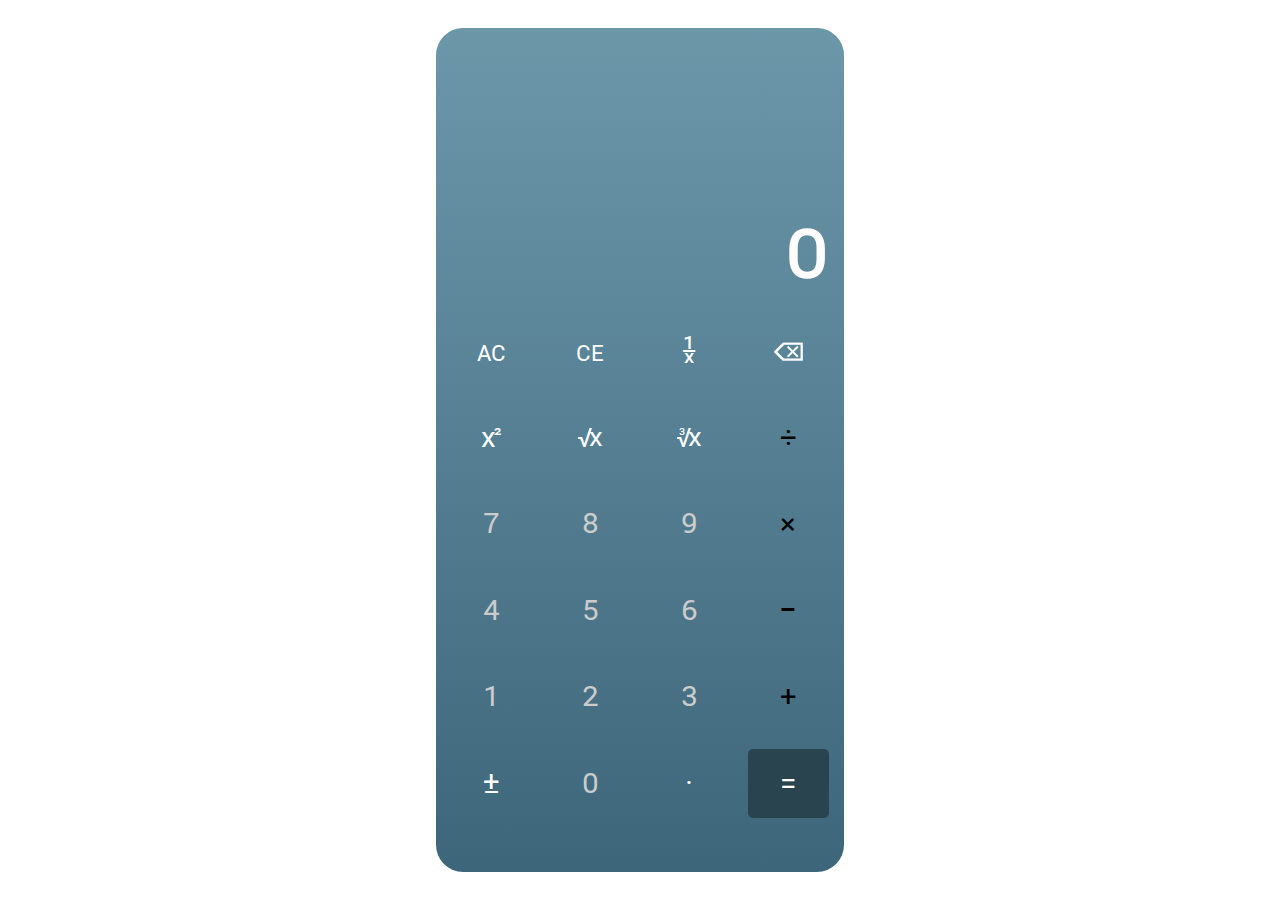
<file: index.html>
<!DOCTYPE html>
<html lang="en">
<head>
  <meta charset="UTF-8">
  <meta name="viewport" content="width=device-width, initial-scale=1.0">
  <link rel="stylesheet" href="./fonts/stylesheet.css">

</head>
<main>
<body>
<div class="cont">
<div class="grid">
<div0 class="btn" style="color: #cccccc" onclick="number(0)">
<svg xmlns="http://www.w3.org/2000/svg" width="60" height="60" viewBox="0 0 60 60">
    <defs>
        <style>
        .cls-1 {
            font-size: 54.35px;
            fill: #ccc;
            text-anchor: middle;
            font-family: "Bert Sans";
            font-weight: 500;
        }
        </style>
    </defs>
  <text id="_0" data-name="0" class="cls-1" transform="translate(29.911 58.282) scale(1.533)"><tspan x="0">0</tspan></text>
</svg>
</div0>
<div1 class="btn" style="color: #cccccc" onclick="number(1)">
    <svg xmlns="http://www.w3.org/2000/svg" width="60" height="60" viewBox="0 0 60 60">
        <defs>
            <style>
            .cls-1 {
                font-size: 54.35px;
                fill: #ccc;
                text-anchor: middle;
                font-family: "Bert Sans";
                font-weight: 500;
            }
            </style>
        </defs>
      <text id="_0" data-name="0" class="cls-1" transform="translate(29.911 58.282) scale(1.533)"><tspan x="0">1</tspan></text>
    </svg>
</div1>
<div2 class="btn" style="color: #cccccc" onclick="number(2)">
    <svg xmlns="http://www.w3.org/2000/svg" width="60" height="60" viewBox="0 0 60 60">
        <defs>
            <style>
            .cls-1 {
                font-size: 54.35px;
                fill: #ccc;
                text-anchor: middle;
                font-family: "Bert Sans";
                font-weight: 500;
            }
            </style>
        </defs>
      <text id="_0" data-name="0" class="cls-1" transform="translate(29.911 58.282) scale(1.533)"><tspan x="0">2</tspan></text>
    </svg>
</div2>
<div3 class="btn" style="color: #cccccc" onclick="number(3)"><svg xmlns="http://www.w3.org/2000/svg" width="60" height="60" viewBox="0 0 60 60">
    <defs>
        <style>
        .cls-1 {
            font-size: 54.35px;
            fill: #ccc;
            text-anchor: middle;
            font-family: "Bert Sans";
            font-weight: 500;
        }
        </style>
    </defs>
  <text id="_0" data-name="0" class="cls-1" transform="translate(29.911 58.282) scale(1.533)"><tspan x="0">3</tspan></text>
</svg></div3>
<div4 class="btn" style="color: #cccccc" onclick="number(4)"><svg xmlns="http://www.w3.org/2000/svg" width="60" height="60" viewBox="0 0 60 60">
    <defs>
        <style>
        .cls-1 {
            font-size: 54.35px;
            fill: #ccc;
            text-anchor: middle;
            font-family: "Bert Sans";
            font-weight: 500;
        }
        </style>
    </defs>
  <text id="_0" data-name="0" class="cls-1" transform="translate(29.911 58.282) scale(1.533)"><tspan x="0">4</tspan></text>
</svg></div4>
<div5 class="btn" style="color: #cccccc" onclick="number(5)"><svg xmlns="http://www.w3.org/2000/svg" width="60" height="60" viewBox="0 0 60 60">
    <defs>
        <style>
        .cls-1 {
            font-size: 54.35px;
            fill: #ccc;
            text-anchor: middle;
            font-family: "Bert Sans";
            font-weight: 500;
        }
        </style>
    </defs>
  <text id="_0" data-name="0" class="cls-1" transform="translate(29.911 58.282) scale(1.533)"><tspan x="0">5</tspan></text>
</svg></div5>    
<div6 class="btn" style="color: #cccccc" onclick="number(6)"><svg xmlns="http://www.w3.org/2000/svg" width="60" height="60" viewBox="0 0 60 60">
    <defs>
        <style>
        .cls-1 {
            font-size: 54.35px;
            fill: #ccc;
            text-anchor: middle;
            font-family: "Bert Sans";
            font-weight: 500;
        }
        </style>
    </defs>
  <text id="_0" data-name="0" class="cls-1" transform="translate(29.911 58.282) scale(1.533)"><tspan x="0">6</tspan></text>
</svg></div6>
<div7 class="btn" style="color: #cccccc" onclick="number(7)"><svg xmlns="http://www.w3.org/2000/svg" width="60" height="60" viewBox="0 0 60 60">
    <defs>
        <style>
        .cls-1 {
            font-size: 54.35px;
            fill: #ccc;
            text-anchor: middle;
            font-family: "Bert Sans";
            font-weight: 500;
        }
        </style>
    </defs>
  <text id="_0" data-name="0" class="cls-1" transform="translate(29.911 58.282) scale(1.533)"><tspan x="0">7</tspan></text>
</svg></div7>
<div8 class="btn" style="color: #cccccc" onclick="number(8)"><svg xmlns="http://www.w3.org/2000/svg" width="60" height="60" viewBox="0 0 60 60">
    <defs>
        <style>
        .cls-1 {
            font-size: 54.35px;
            fill: #ccc;
            text-anchor: middle;
            font-family: "Bert Sans";
            font-weight: 500;
        }
        </style>
    </defs>
  <text id="_0" data-name="0" class="cls-1" transform="translate(29.911 58.282) scale(1.533)"><tspan x="0">8</tspan></text>
</svg></div8>
<div9 class="btn" style="color: #cccccc" onclick="number(9)"><svg xmlns="http://www.w3.org/2000/svg" width="60" height="60" viewBox="0 0 60 60">
    <defs>
        <style>
        .cls-1 {
            font-size: 54.35px;
            fill: #ccc;
            text-anchor: middle;
            font-family: "Bert Sans";
            font-weight: 500;
        }
        </style>
    </defs>
  <text id="_0" data-name="0" class="cls-1" transform="translate(29.911 58.282) scale(1.533)"><tspan x="0">9</tspan></text>
</svg></div9>
<div10 class="btn" style="color: white; font-size: small;" onclick="operator('sq')"><svg xmlns="http://www.w3.org/2000/svg" width="60" height="60" viewBox="0 0 60 60">
    <defs>
      <style>
        .cls-7, .cls-9 {
          font-size: 54.35px;
          fill: #fff;
          text-anchor: middle;
          font-family: "Bert Sans";
        }
  
        .cls-7 {
          font-weight: 500;
        }
  
        .cls-9 {
          font-weight: 700;
        }
      </style>
    </defs>
    <text id="x" class="cls-7" transform="translate(20.911 59.282) scale(1.533)"><tspan x="0">x</tspan></text>
    <text id="_2" data-name="2" class="cls-9" transform="translate(48.96 24.39) scale(0.593 0.593)"><tspan x="0">2</tspan></text>
  </svg>
  </div10>
<div11 class="btn" style="color: white; font-size: small" onclick="operator('sqrt')"><svg xmlns="http://www.w3.org/2000/svg" width="90" height="70" viewBox="0 0 90 70">
    <defs>
      <style>
        .cls-8 {
          font-size: 65.22px;
          fill: #fff;
          text-anchor: middle;
          font-family: "Bert Sans";
          font-weight: 500;
        }
      </style>
    </defs>
    <text id="x" class="cls-8" transform="translate(67.911 68.282) scale(1.533)"><tspan x="0">x</tspan></text>
    <text id="_" data-name="√" class="cls-8" transform="translate(24.911 69.282) scale(1.533)"><tspan x="0">√</tspan></text>
  </svg>
  </div11>
<div12 class="btn" style="color: white; font-size: small" onclick="operator('cubrt')"><svg xmlns="http://www.w3.org/2000/svg" width="90" height="70" viewBox="0 0 90 70">
    <defs>
      <style>
        .cls-8, .cls-10 {
          font-size: 65.22px;
          fill: #fff;
          text-anchor: middle;
          font-family: "Bert Sans";
        }
  
        .cls-8 {
          font-weight: 500;
        }
  
        .cls-10 {
          font-weight: 600;
        }
      </style>
    </defs>
    <text id="x" class="cls-8" transform="translate(67.911 68.282) scale(1.533)"><tspan x="0">x</tspan></text>
    <text id="_" data-name="√" class="cls-8" transform="translate(24.911 69.282) scale(1.533)"><tspan x="0">√</tspan></text>
    <text id="_3" data-name="3" class="cls-10" transform="translate(19.169 27.066) scale(0.578)"><tspan x="0">3</tspan></text>
  </svg></div12>
<div13 class="btn" style="color: white; font-size: small" onclick="C()"><svg id="ac" xmlns="http://www.w3.org/2000/svg" width="60" height="60" viewBox="0 0 60 60">
    <defs>
        <style>
        .cls-32 {
            font-size: 35px;
            fill: #fff;
            text-anchor: middle;
            font-family: "Bert Sans";
            font-weight: 500;
        }
        </style>
    </defs>
  <text id="_0" data-name="0" class="cls-32" transform="translate(29.911 58.282) scale(1.533)"><tspan x="0">AC</tspan></text>
</svg></div13>
<div14 class="btn" style="color: white; font-size: small" onclick="CE()"><svg id="ac" xmlns="http://www.w3.org/2000/svg" width="60" height="60" viewBox="0 0 60 60">
    <defs>
        <style>
        .cls-32 {
            font-size: 36px;
            fill: #fff;
            text-anchor: middle;
            font-family: "Bert Sans";
            font-weight: 500;
        }
        </style>
    </defs>
  <text id="_0" data-name="0" class="cls-32" transform="translate(29.911 58.282) scale(1.533)"><tspan x="0">CE</tspan></text>
</svg></div14>
<div15 class="btn" style="color: white; font-size:small" onclick="operator('recip')"><svg  id="recip" xmlns="http://www.w3.org/2000/svg" width="100" height="110" viewBox="0 0 100 110">
    <defs>
      <style>
        .cls-13 {
          font-size: 48.915px;
          fill: #fff;
          text-anchor: middle;
          font-family: "Bert Sans";
          font-weight: 600;
        }
      </style>
    </defs>
    <text id="x" class="cls-13" transform="translate(49.911 108.282) scale(1.533)"><tspan x="0">x</tspan></text>
    <text id="_" class="cls-13" transform="translate(50.995 55.282) scale(2.047 1.533)"><tspan x="0">_</tspan></text>
    <text id="_1" data-name="1" class="cls-13" transform="translate(50.911 51.282) scale(1.533)"><tspan x="0">1</tspan></text>
  </svg>
  </div15>
<div16 class="btn" style="color: #cccccc" onclick="signChange()"><svg xmlns="http://www.w3.org/2000/svg" width="60" height="60" viewBox="0 0 60 60">
    <defs>
      <style>
        .cls-1222 {
          font-size: 54.35px;
          fill: #fff;
          text-anchor: middle;
          font-family: "Bert Sans";
          font-weight: 500;
        }
      </style>
    </defs>
    <text id="_" data-name="+" class="cls-1222" transform="translate(29.911 52.282) scale(1.533)"><tspan x="0">+</tspan></text>
    <text id="_2" data-name="_" class="cls-1222" transform="translate(29.911 51.282) scale(1.533)"><tspan x="0">_</tspan></text>
  </svg></div16>
<div18 class="btn" style="color: #cccccc" onclick="number('.')"><svg xmlns="http://www.w3.org/2000/svg" width="60" height="60" viewBox="0 0 60 60">
    <defs>
      <style>
        .cls-1222 {
          font-size: 54.35px;
          fill: #fff;
          text-anchor: middle;
          font-family: "Bert Sans";
          font-weight: 500;
        }
      </style>
    </defs>
    <text id="_·" data-name="·" class="cls-1222" transform="translate(30.911 59.282) scale(1.533)"><tspan x="0">·</tspan></text>
  </svg>
  </div18>
<div19 class="btn" style="color: white; background-color: rgb(42, 68, 79);" onclick="equal()"><svg xmlns="http://www.w3.org/2000/svg" width="60" height="60" viewBox="0 0 60 60">
    <defs>
        <style>
        .cls-2 {
            font-size: 54.35px;
            fill: #fff;
            text-anchor: middle;
            font-family: "Bert Sans";
            font-weight: 500;
        }
        </style>
    </defs>
  <text id="_0" data-name="0" class="cls-2" transform="translate(29.911 58.282) scale(1.533)"><tspan x="0">=</tspan></text>
</svg></div19>
<div20 class="btn" onclick="operator('+')"><svg xmlns="http://www.w3.org/2000/svg" width="60" height="60" viewBox="0 0 60 60">
    <defs>
        <style>
        .cls-3 {
            font-size: 54.35px;
            fill: #000;
            text-anchor: middle;
            font-family: "Bert Sans";
            font-weight: 500;
        }
        </style>
    </defs>
  <text id="_0" data-name="0" class="cls-3" transform="translate(29.911 58.282) scale(1.533)"><tspan x="0">&#43;</tspan></text>
</svg></div20>
<div21 class="btn" onclick="operator('-')"><svg xmlns="http://www.w3.org/2000/svg" width="60" height="60" viewBox="0 0 60 60">
    <defs>
        <style>
        .cls-11 {
            font-size: 54.35px;
            fill: #000;
            text-anchor: middle;
            font-family: "Bert Sans";
            font-weight: 600;
        }
        </style>
    </defs>
  <text id="_0" data-name="0" class="cls-11" transform="translate(29.911 58.282) scale(1.533)"><tspan x="0">&#8722;</tspan></text>
</svg></div21>
<div22 class="btn" onclick="operator('*')"><svg xmlns="http://www.w3.org/2000/svg" width="60" height="60" viewBox="0 0 60 60">
    <defs>
        <style>
        .cls-3 {
            font-size: 54.35px;
            fill: #000;
            text-anchor: middle;
            font-family: "Bert Sans";
            font-weight: 500;
        }
        </style>
    </defs>
  <text id="_0" data-name="0" class="cls-3" transform="translate(29.911 58.282) scale(1.533)"><tspan x="0">&#215;</tspan></text>
</svg></div22>
<div23 class="btn" onclick="operator('/')"><svg xmlns="http://www.w3.org/2000/svg" width="60" height="60" viewBox="0 0 60 60">
    <defs>
        <style>
        .cls-3 {
            font-size: 54.35px;
            fill: #000;
            text-anchor: middle;
            font-family: "Bert Sans";
            font-weight: 500;
        }
        </style>
    </defs>
  <text id="_0" data-name="0" class="cls-3" transform="translate(29.911 58.282) scale(1.533)"><tspan x="0">&#247;</tspan></text>
</svg></div23>
<div24 class="delete" onclick="deletion()">
    <svg id="delete" xmlns="http://www.w3.org/2000/svg" xmlns:xlink="http://www.w3.org/1999/xlink" width="90" height="70" viewBox="0 0 90 70">
        <image id="I" x="39" y="20" width="37" height="38" xlink:href="[data-uri]"/>
        <image id="I-2" data-name="I" x="-11" y="11" width="100" height="56" xlink:href="[data-uri]"/>
      </svg>
      
</div24>
<div25 class="btn"><div id="top-calcs"></div><div id="answerbox">0</div>
</div>
</div>
</main>
</body>
<script src="scriptcopy.js"></script>
</html>
</file>
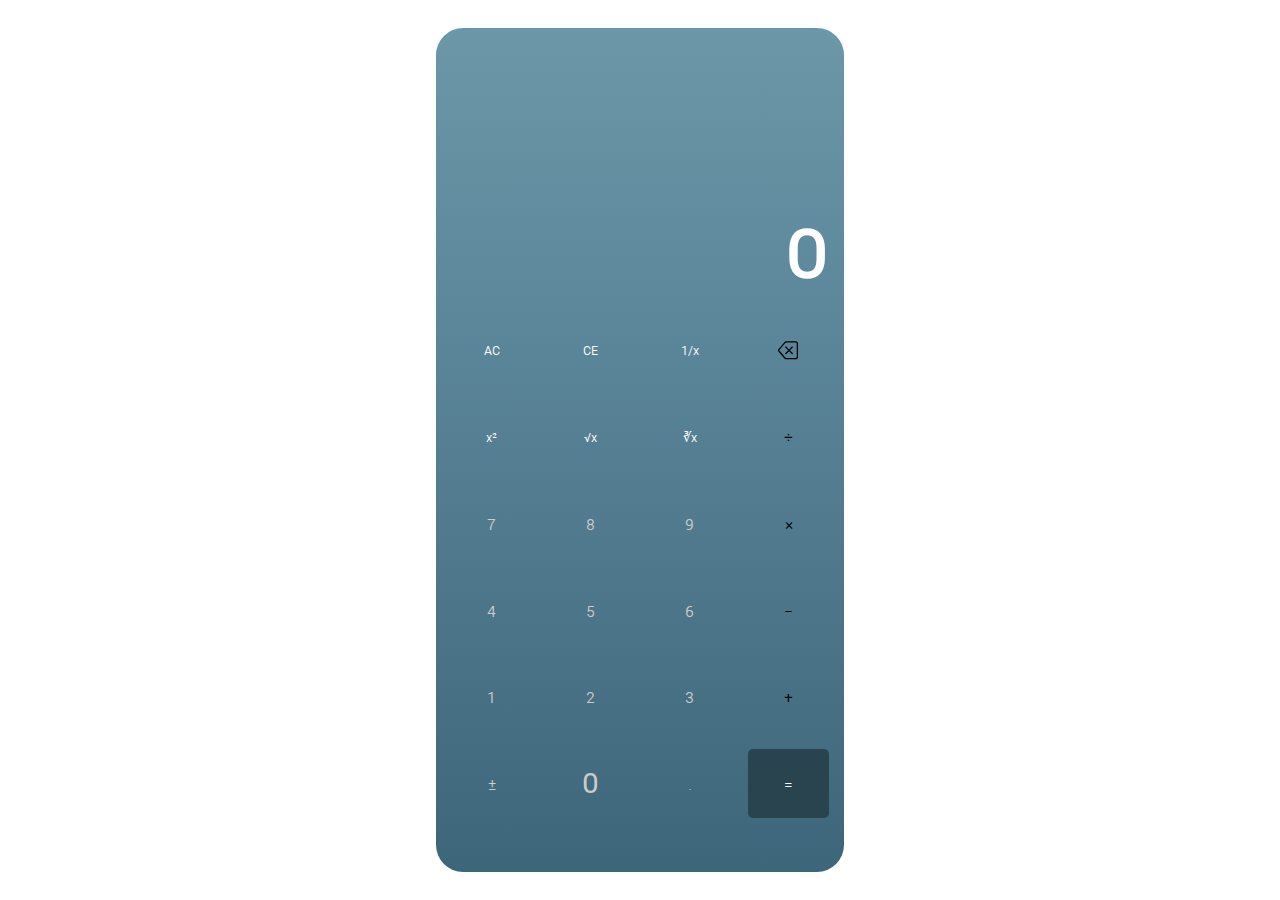
<file: index copy.html>
<!DOCTYPE html>
<html lang="en">
<head>
  <meta charset="UTF-8">
  <meta name="viewport" content="width=device-width, initial-scale=1.0">
  <link rel="stylesheet" href="./fonts/stylesheet.css">

</head>
<main>
<body>
<div class="cont">
<div class="grid">
<div0 class="btn" style="color: #cccccc" onclick="number(0)"><svg xmlns="http://www.w3.org/2000/svg" width="60" height="60" viewBox="0 0 60 60">
  <defs>
    <style>
      .cls-1 {
        font-size: 54.35px;
        fill: #ccc;
        text-anchor: middle;
        font-family: "Bert Sans";
        font-weight: 500;
      }
    </style>
  </defs>
  <text id="_0" data-name="0" class="cls-1" transform="translate(29.911 58.282) scale(1.533)"><tspan x="0">0</tspan></text>
</svg>
</div0>
<div1 class="btn" style="color: #cccccc" onclick="number(1)">1</div1>
<div2 class="btn" style="color: #cccccc" onclick="number(2)">2</div2>
<div3 class="btn" style="color: #cccccc" onclick="number(3)">3</div3>
<div4 class="btn" style="color: #cccccc" onclick="number(4)">4</div4>
<div5 class="btn" style="color: #cccccc" onclick="number(5)">5</div5>    
<div6 class="btn" style="color: #cccccc" onclick="number(6)">6</div6>
<div7 class="btn" style="color: #cccccc" onclick="number(7)">7</div7>
<div8 class="btn" style="color: #cccccc" onclick="number(8)">8</div8>
<div9 class="btn" style="color: #cccccc" onclick="number(9)">9</div9>
<div10 class="btn" style="color: white; font-size: small;" onclick="operator('sq')">x<span>&#178;</span></div10>
<div11 class="btn" style="color: white; font-size: small" onclick="operator('sqrt')"><span>&#8730;</span>x</div11>
<div12 class="btn" style="color: white; font-size: small" onclick="operator('cubrt')"><span>&#8731;</span>x</div12>
<div13 class="btn" style="color: white; font-size: small" onclick="C()">AC</div13>
<div14 class="btn" style="color: white; font-size: small" onclick="CE()">CE</div14>
<div15 class="btn" style="color: white; font-size:small" onclick="operator('recip')">1/x</div15>
<div16 class="btn" style="color: #cccccc" onclick="signChange()"><span>&#177;</span></div16>
<div18 class="btn" style="color: #cccccc" onclick="number('.')">.</div18>
<div19 class="btn" style="color: white; background-color: rgb(42, 68, 79);" onclick="equal()">=</div19>
<div20 class="btn" onclick="operator('+')"><span>&#43;</span></div20>
<div21 class="btn" onclick="operator('-')"><span>&#8722;</span></div21>
<div22 class="btn" onclick="operator('*')"><span>&#215;</span></div22>
<div23 class="btn" onclick="operator('/')"><span>&#247;</span></div23>
<div24 class="btn" onclick="deletion()"><svg xmlns="http://www.w3.org/2000/svg" width="16" height="16" fill="currentColor" class="bi bi-backspace" viewBox="0 0 16 16">
    <path d="M5.83 5.146a.5.5 0 0 0 0 .708L7.975 8l-2.147 2.146a.5.5 0 0 0 .707.708l2.147-2.147 2.146 2.147a.5.5 0 0 0 .707-.708L9.39 8l2.146-2.146a.5.5 0 0 0-.707-.708L8.683 7.293 6.536 5.146a.5.5 0 0 0-.707 0z"/>
    <path d="M13.683 1a2 2 0 0 1 2 2v10a2 2 0 0 1-2 2h-7.08a2 2 0 0 1-1.519-.698L.241 8.65a1 1 0 0 1 0-1.302L5.084 1.7A2 2 0 0 1 6.603 1h7.08zm-7.08 1a1 1 0 0 0-.76.35L1 8l4.844 5.65a1 1 0 0 0 .759.35h7.08a1 1 0 0 0 1-1V3a1 1 0 0 0-1-1h-7.08z"/>
  </svg></div24>
<div25 class="btn"><div id="top-calcs"></div><div id="answerbox">0</div>
</div>
</div>
</main>
</body>
<script src="scriptcopy.js"></script>
</html>
</file>
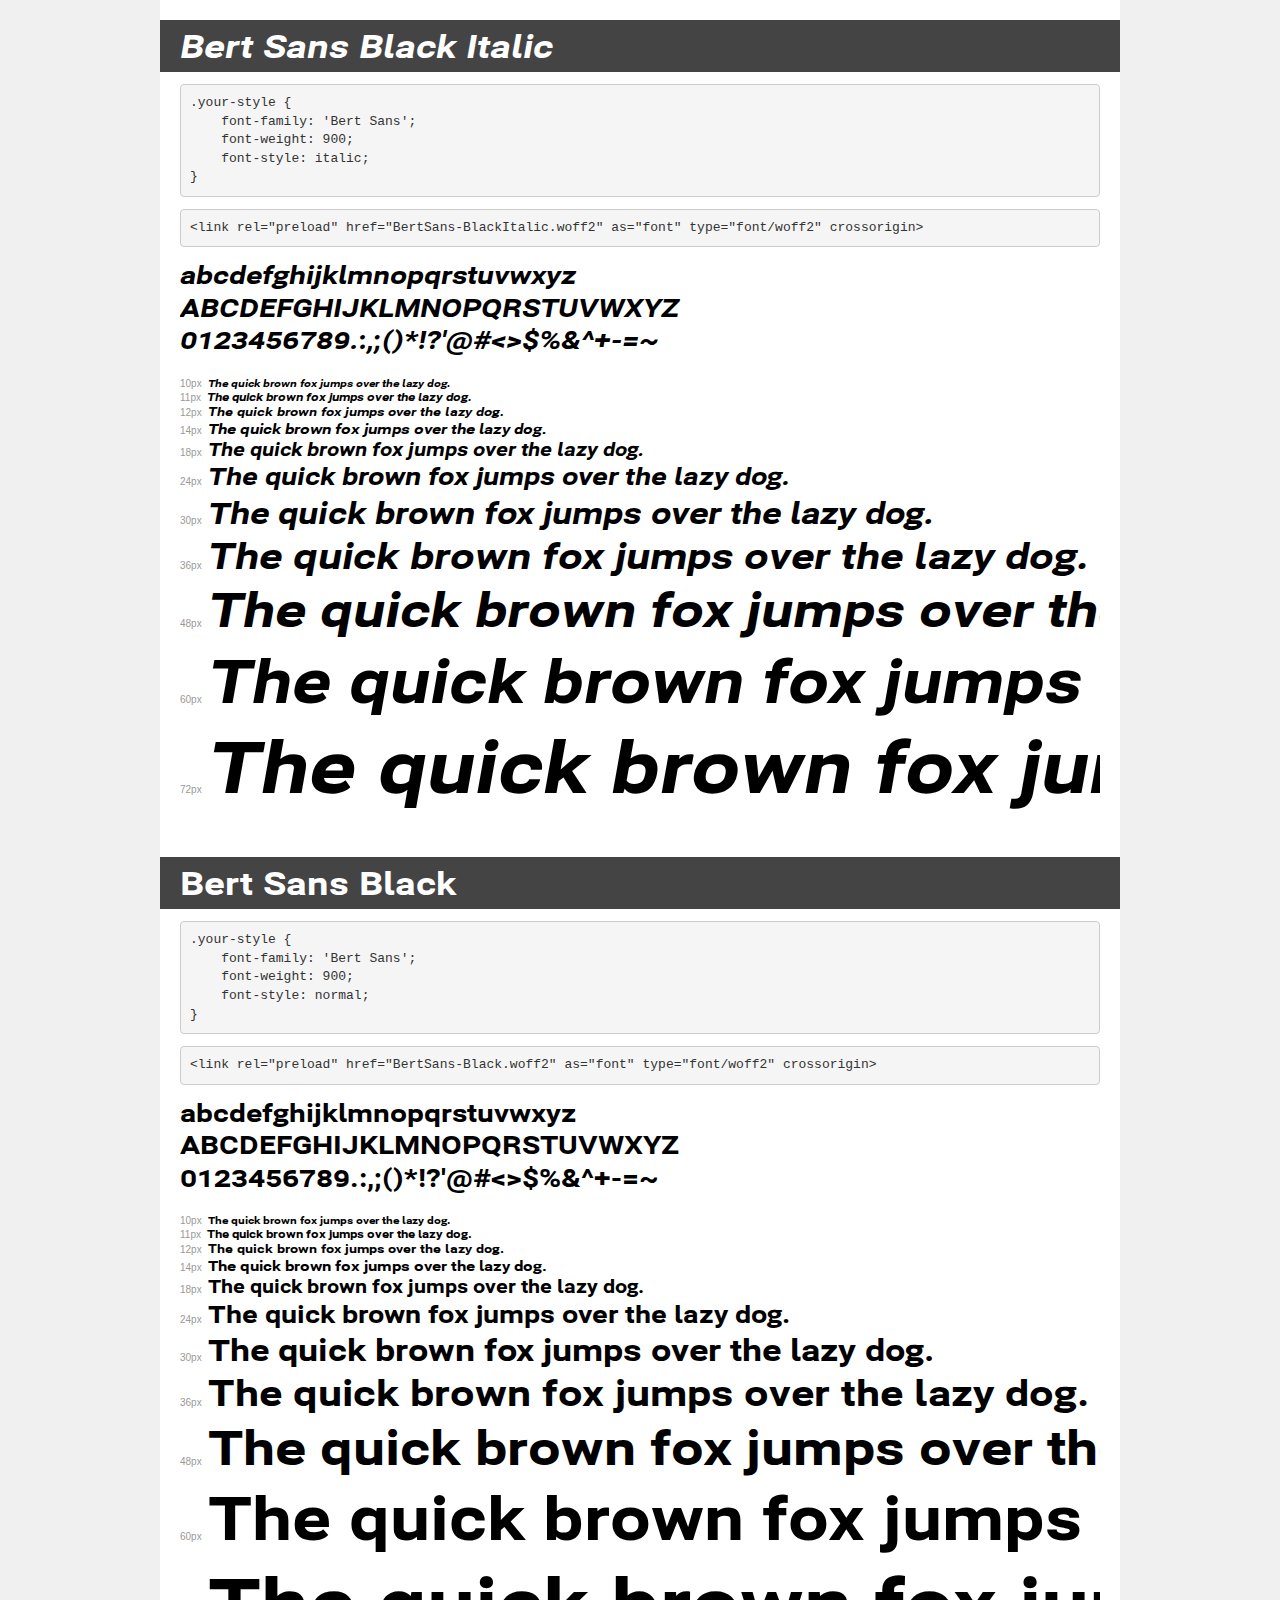
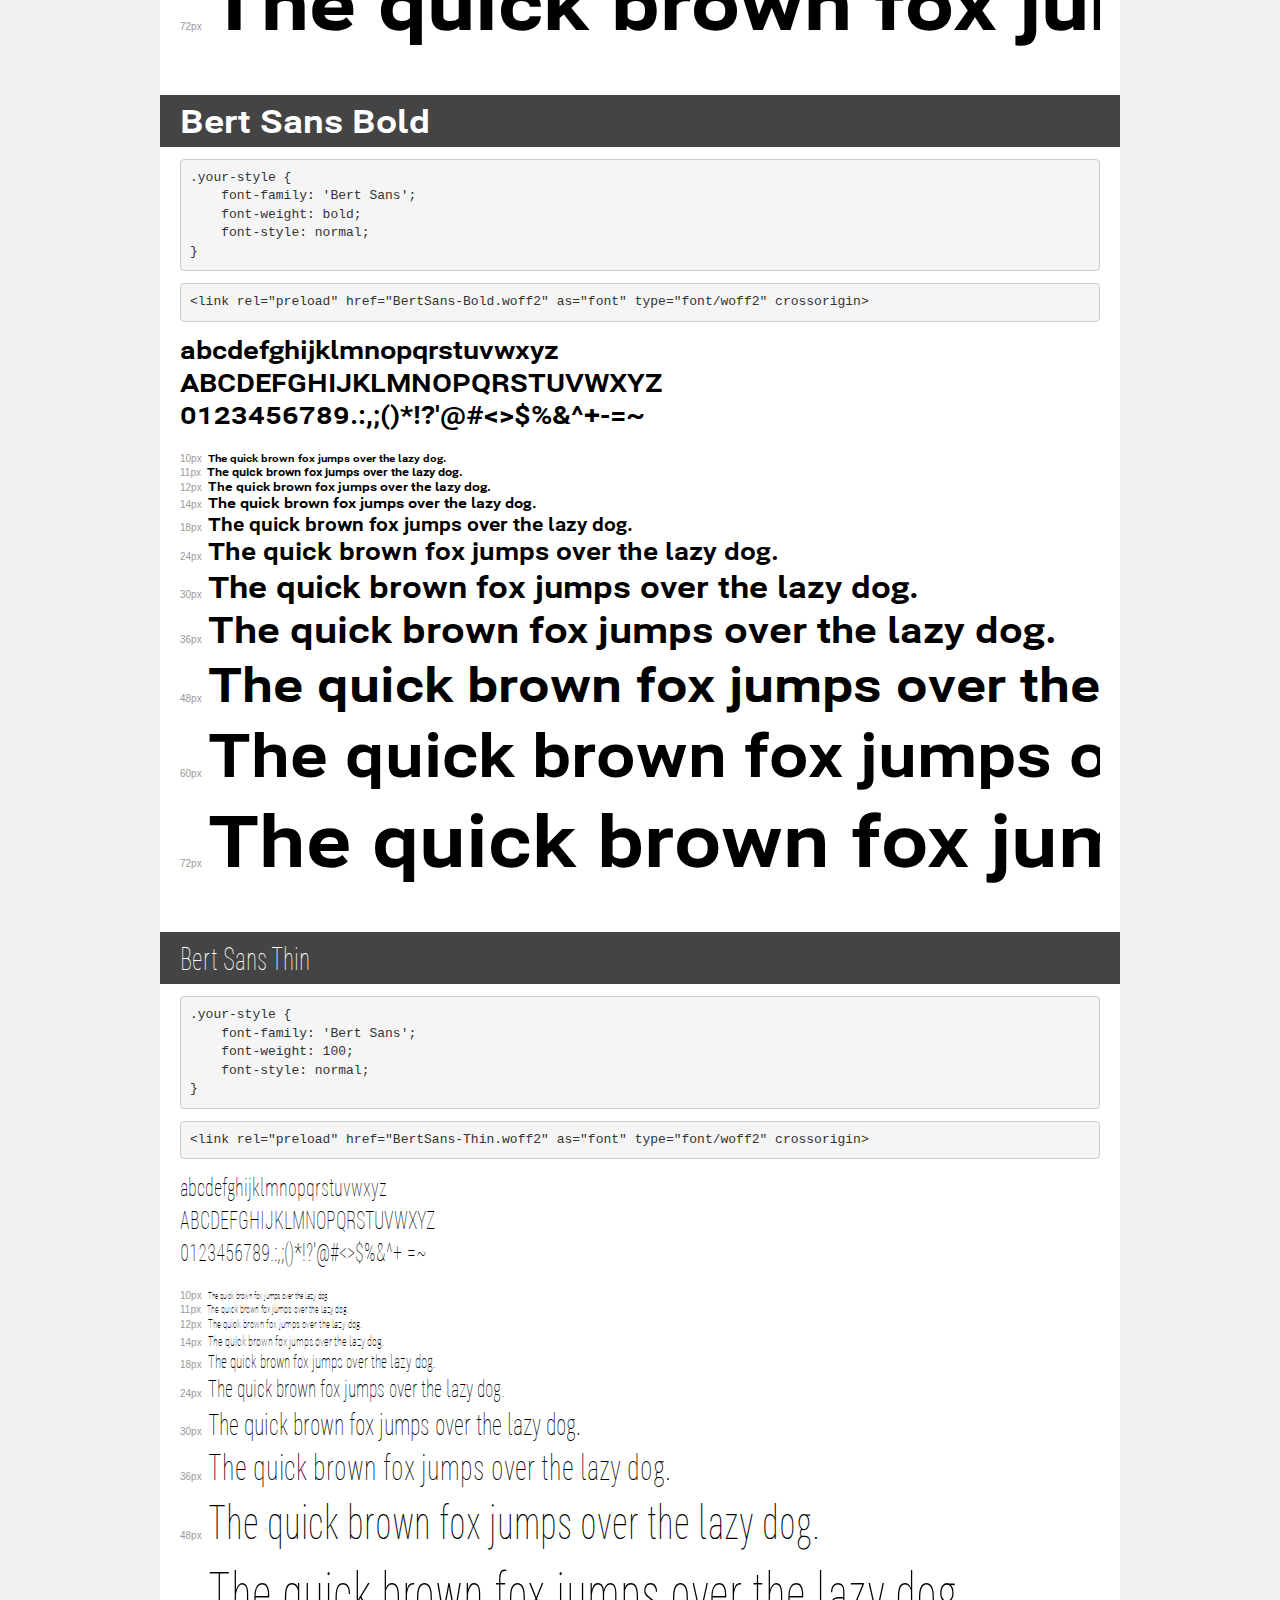
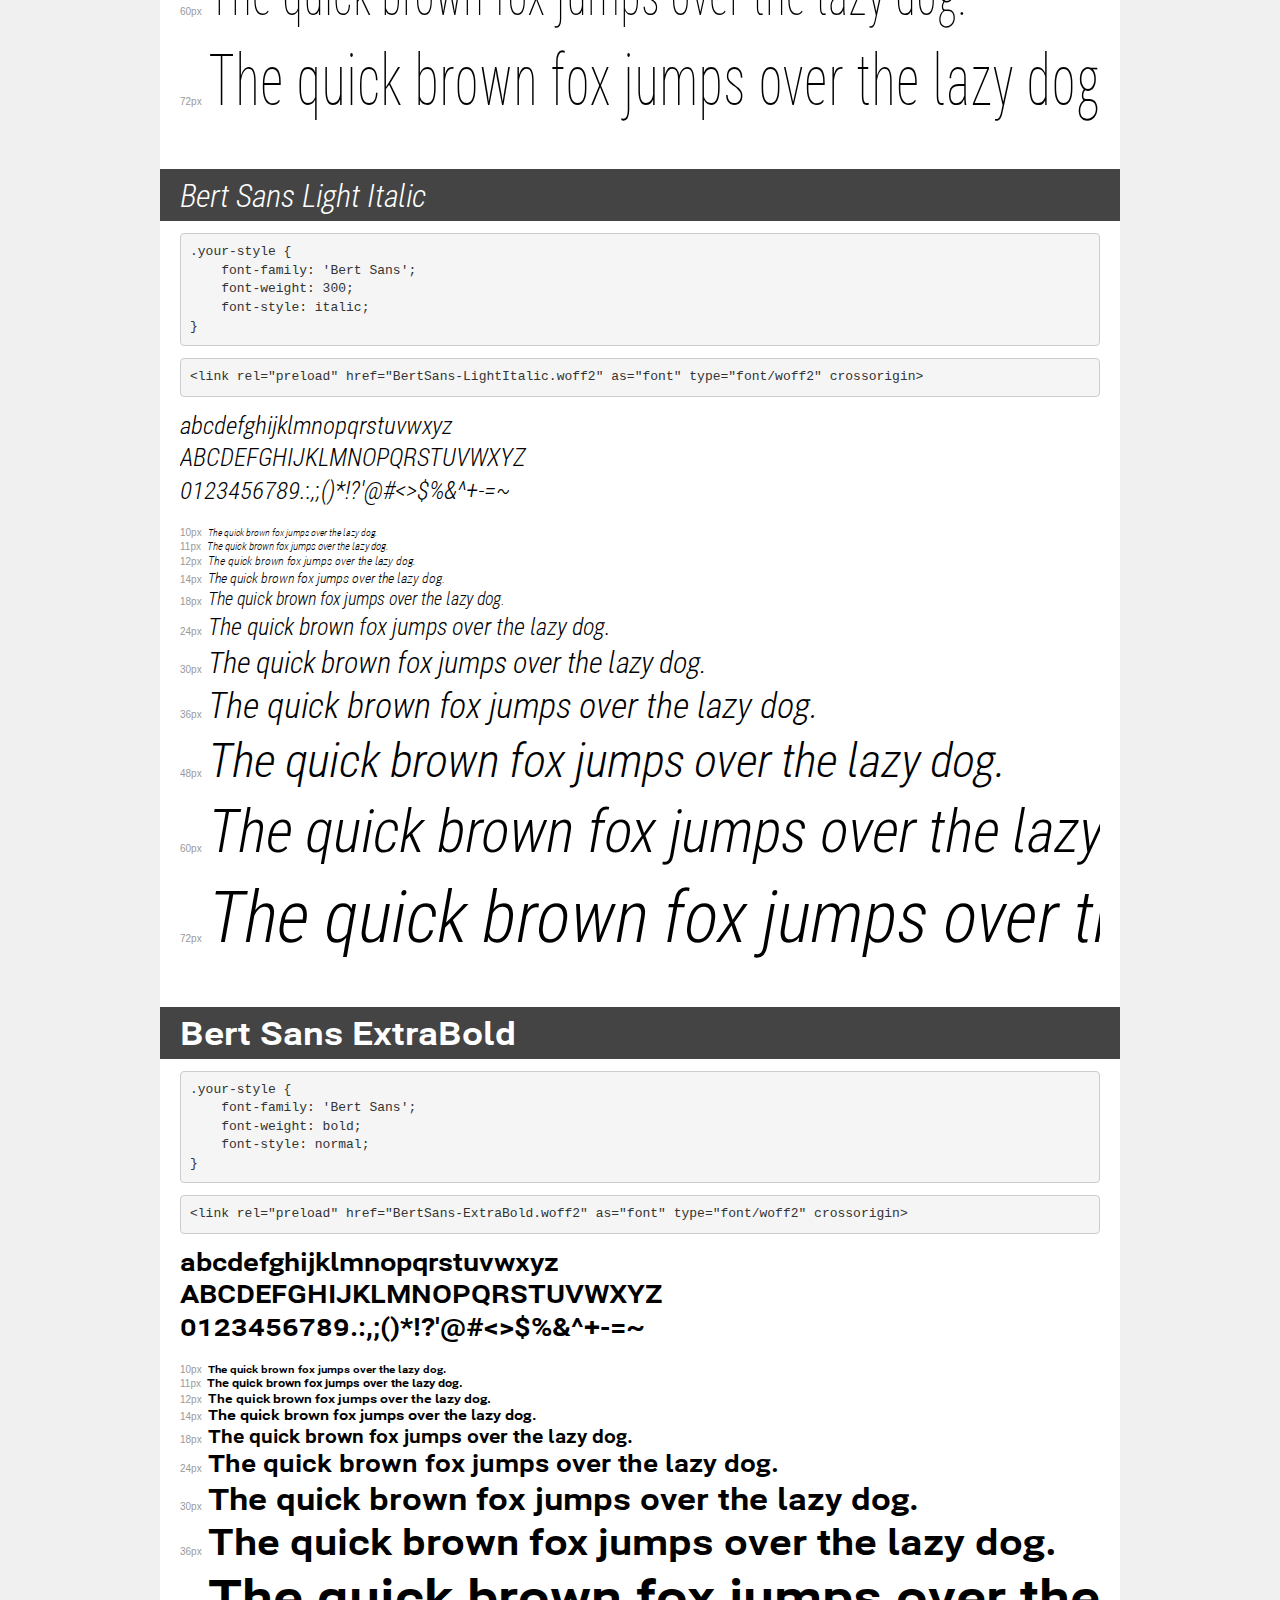
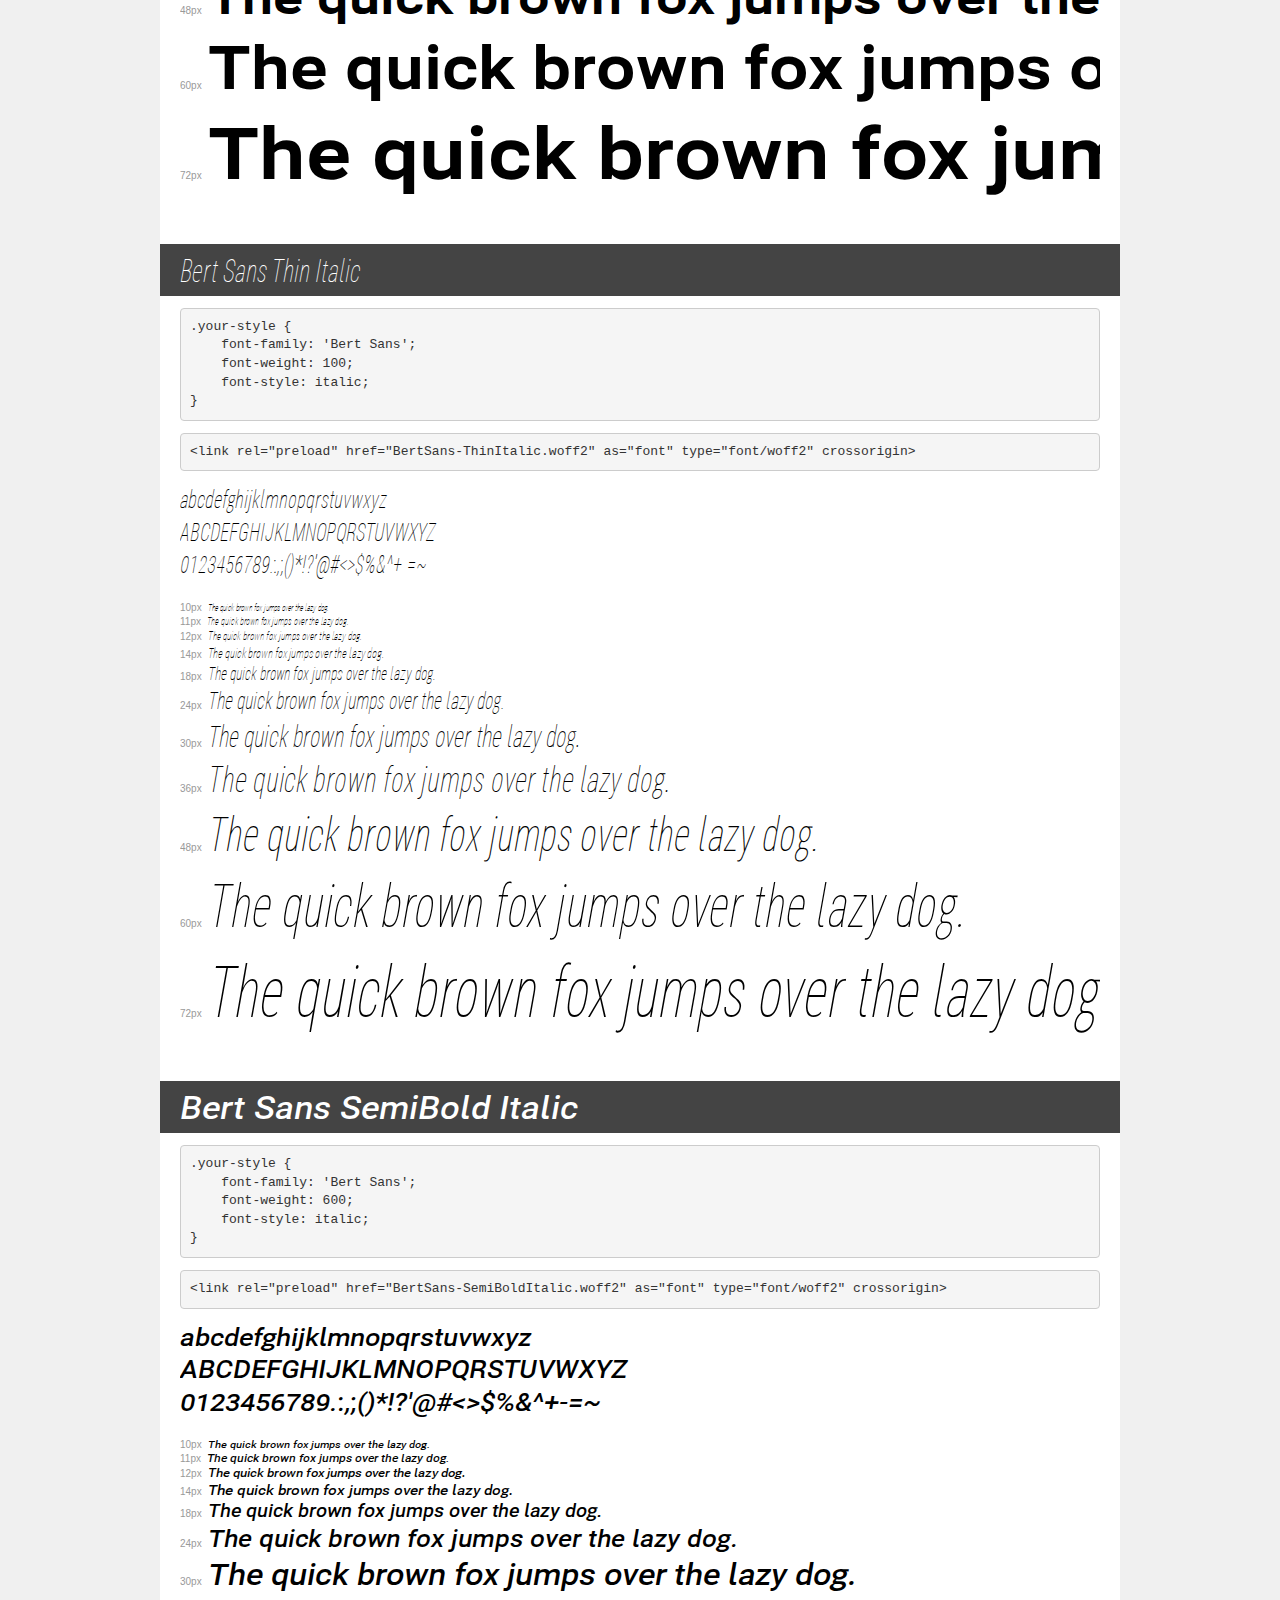
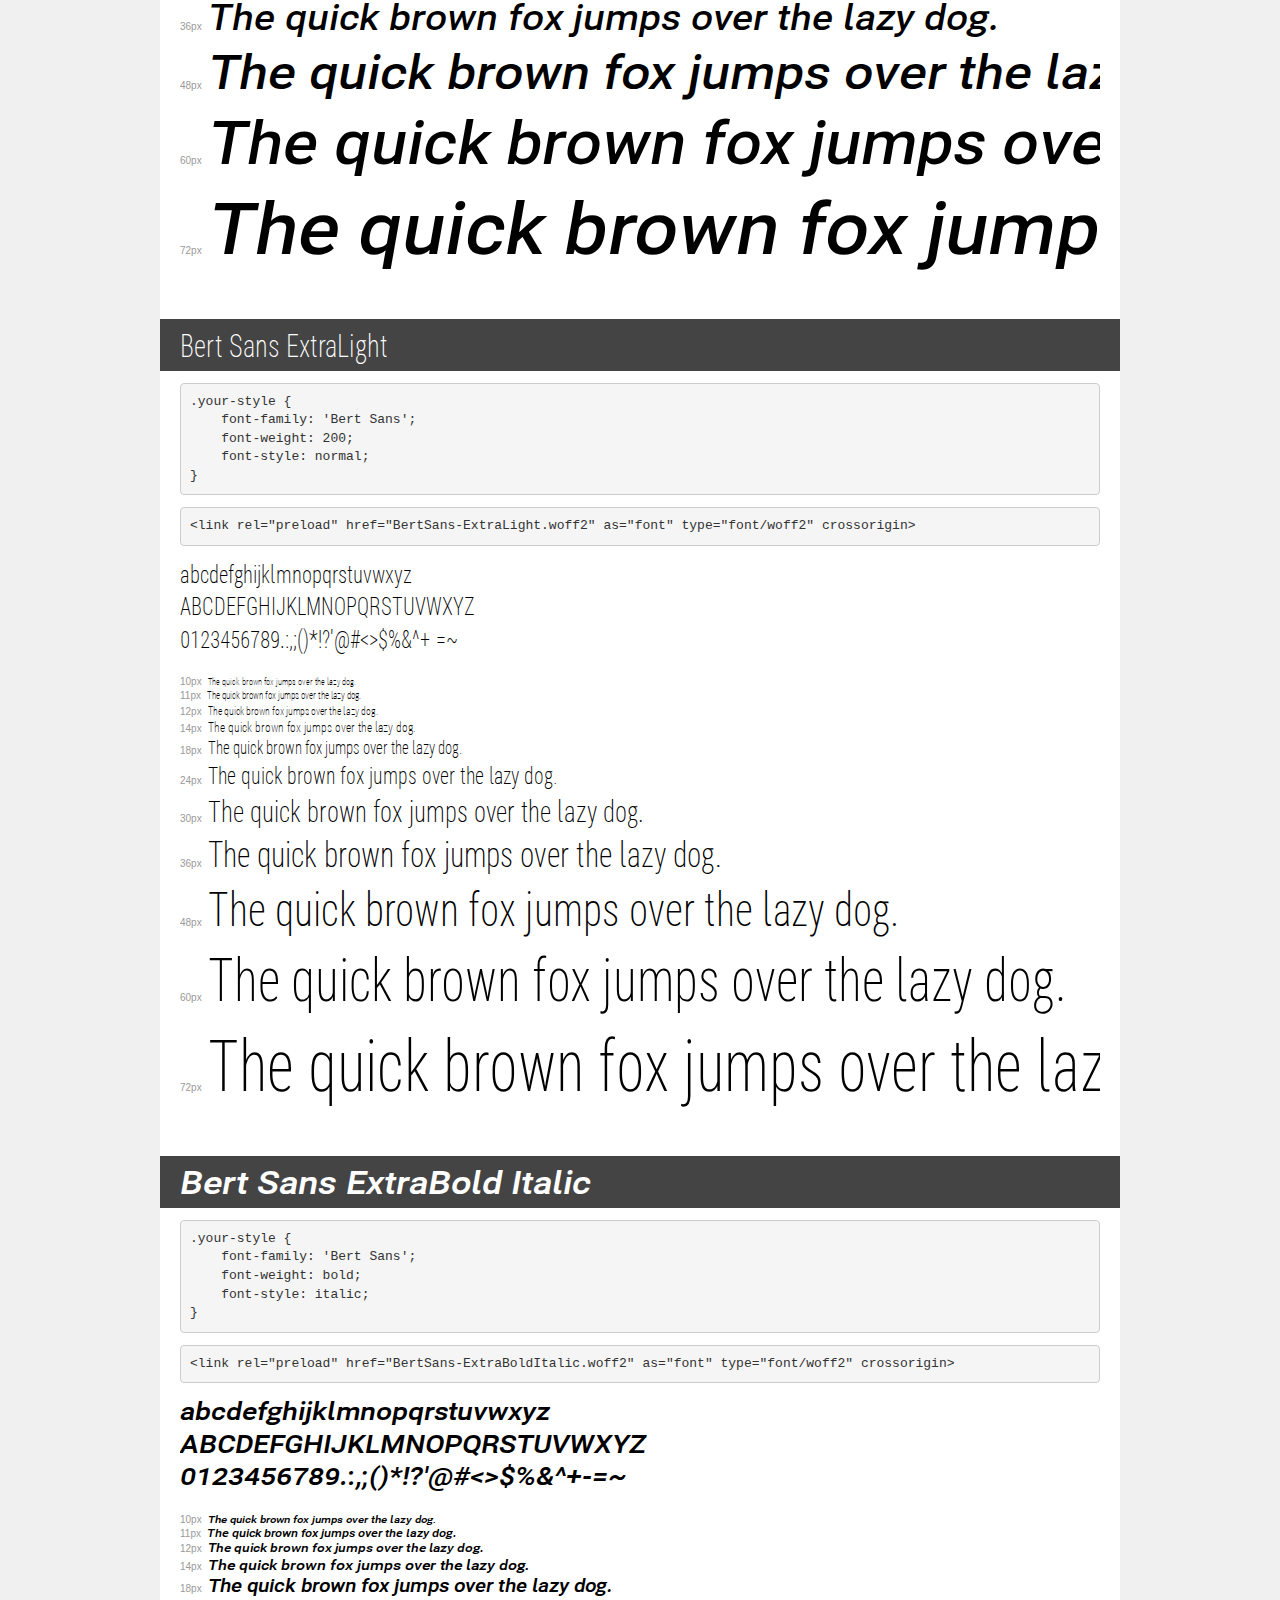
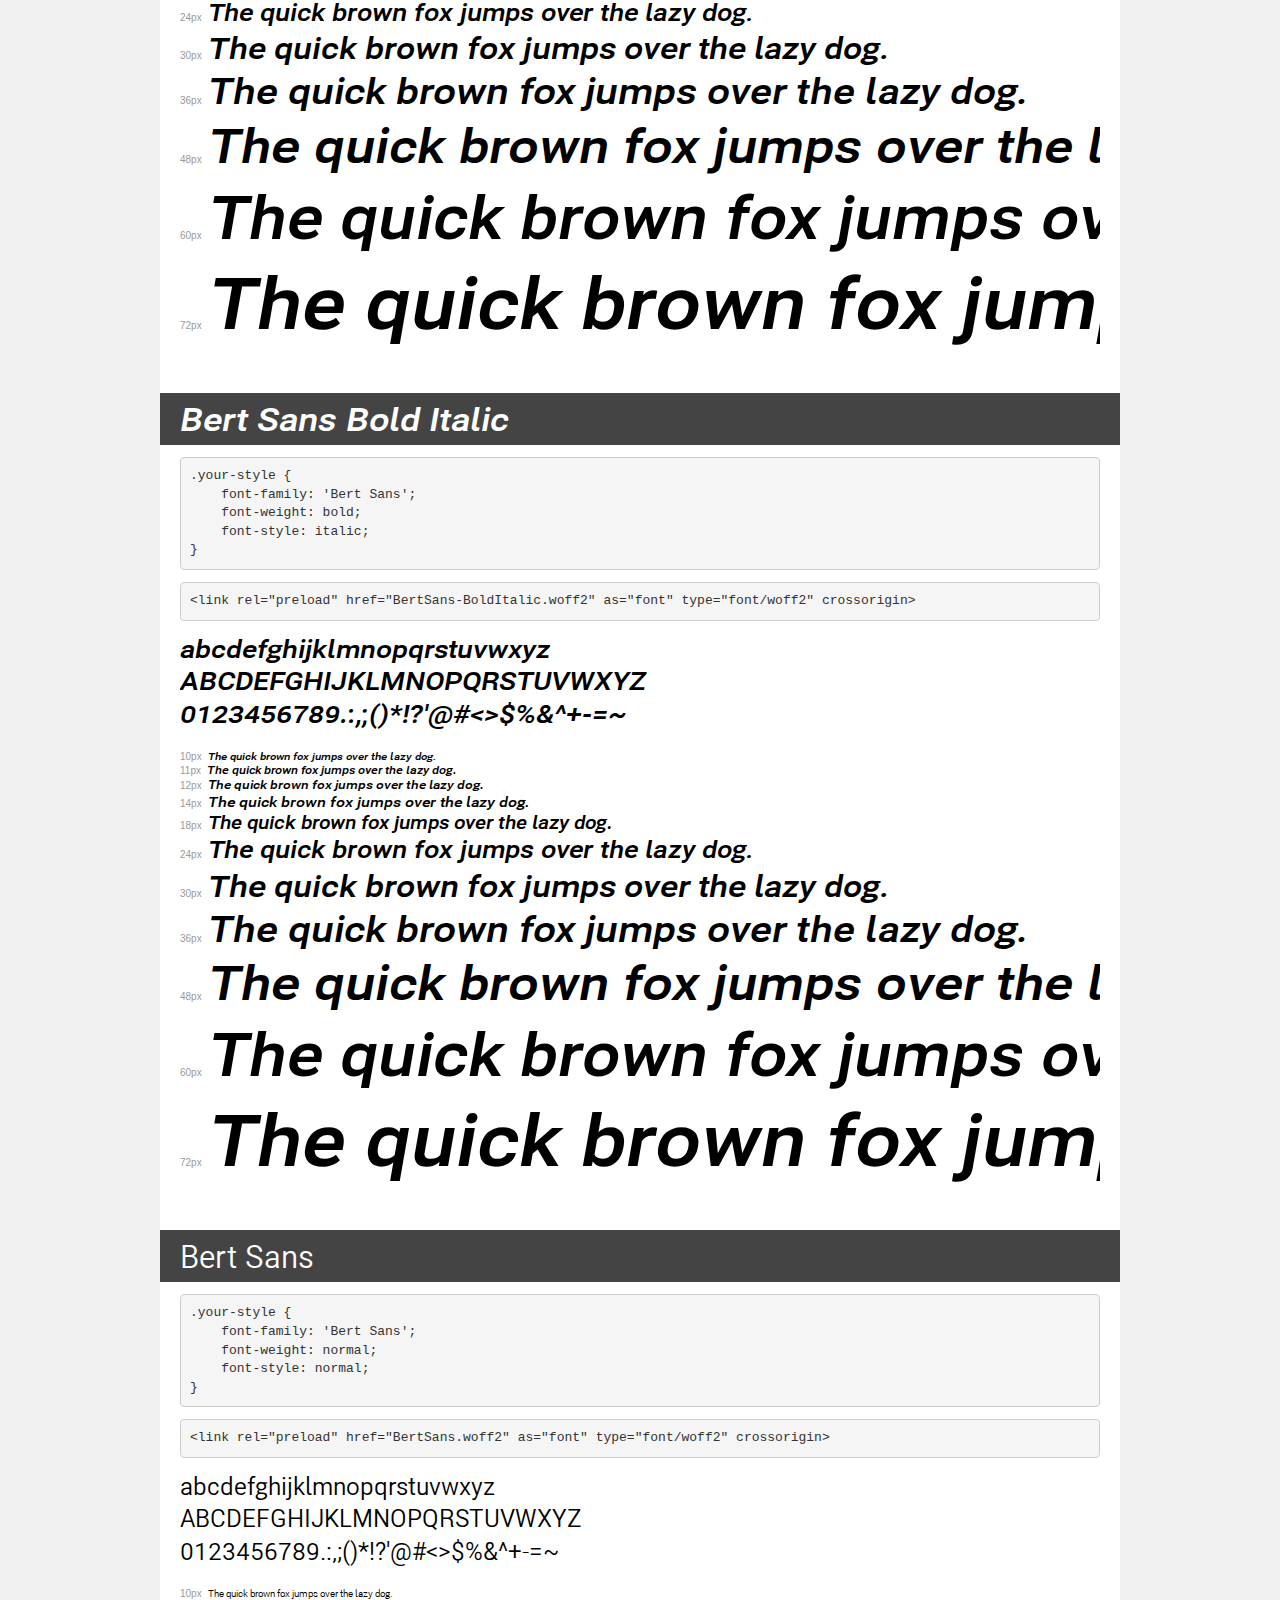
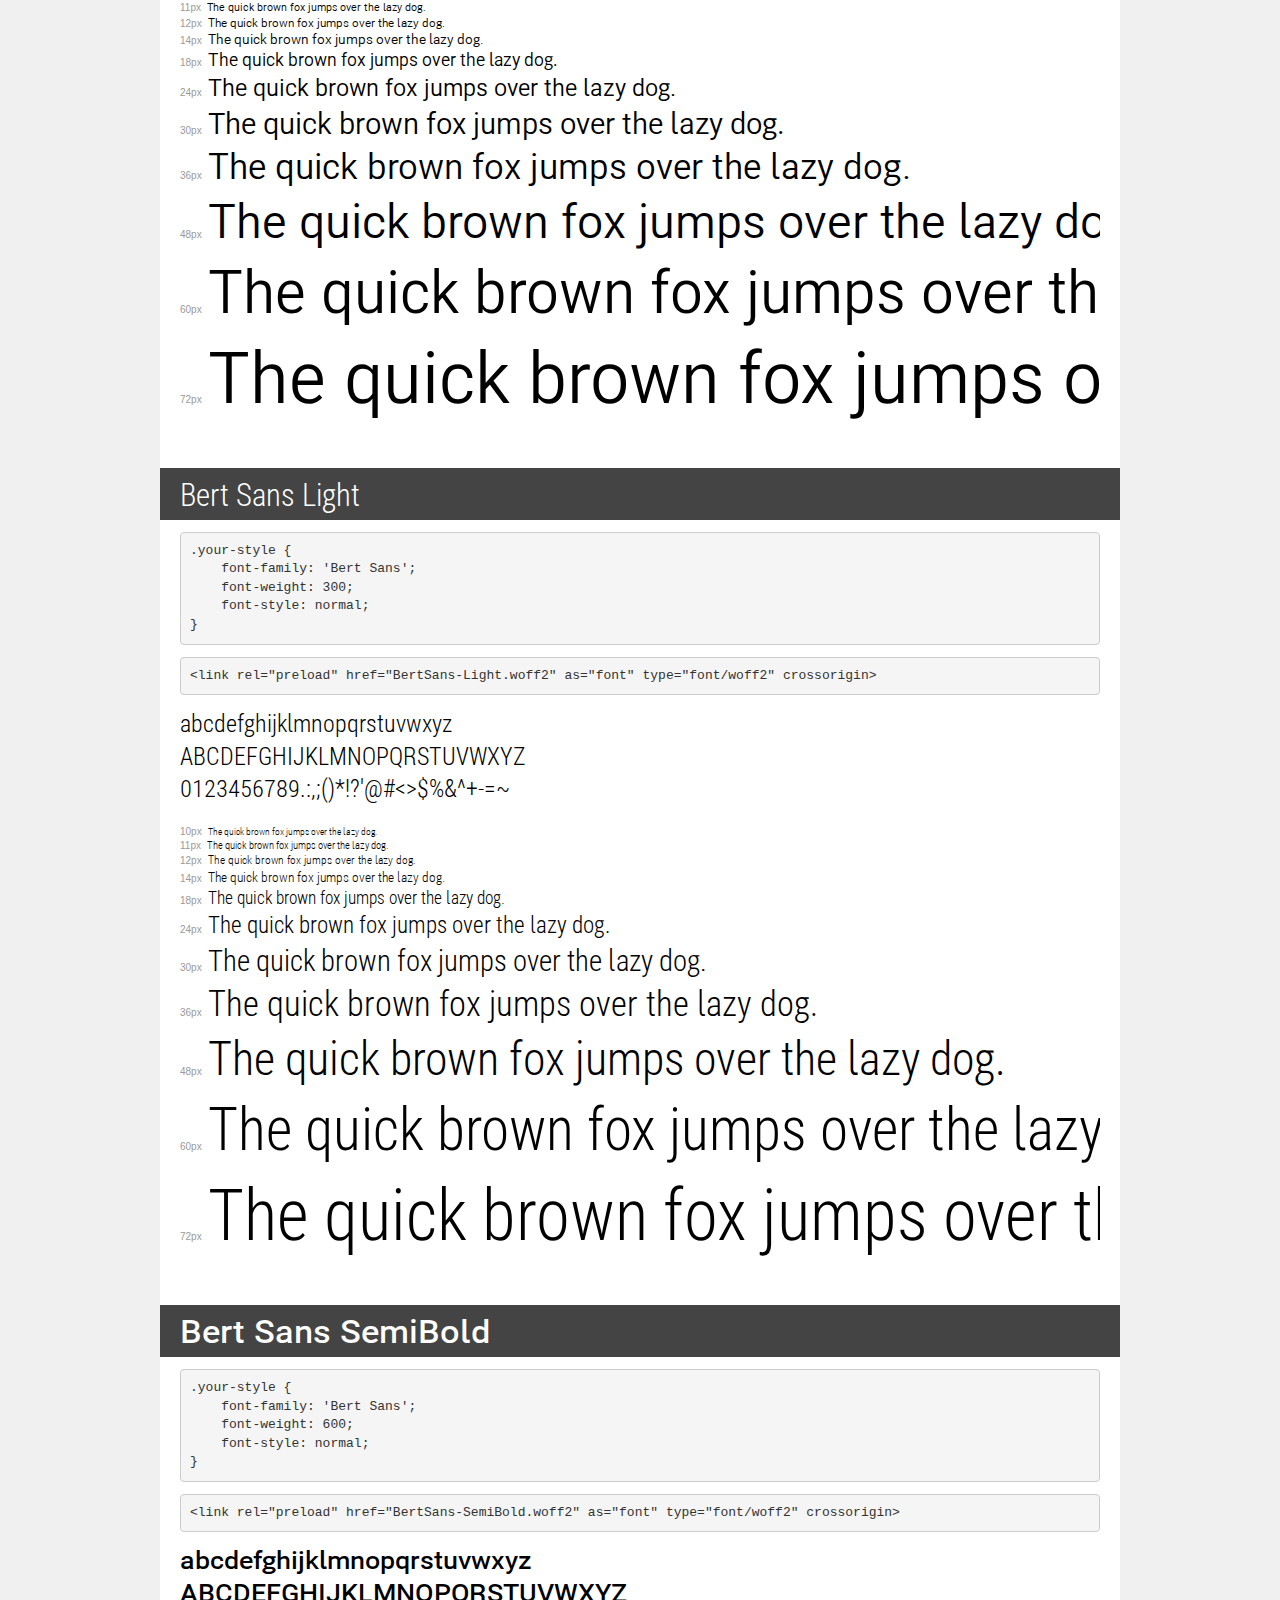
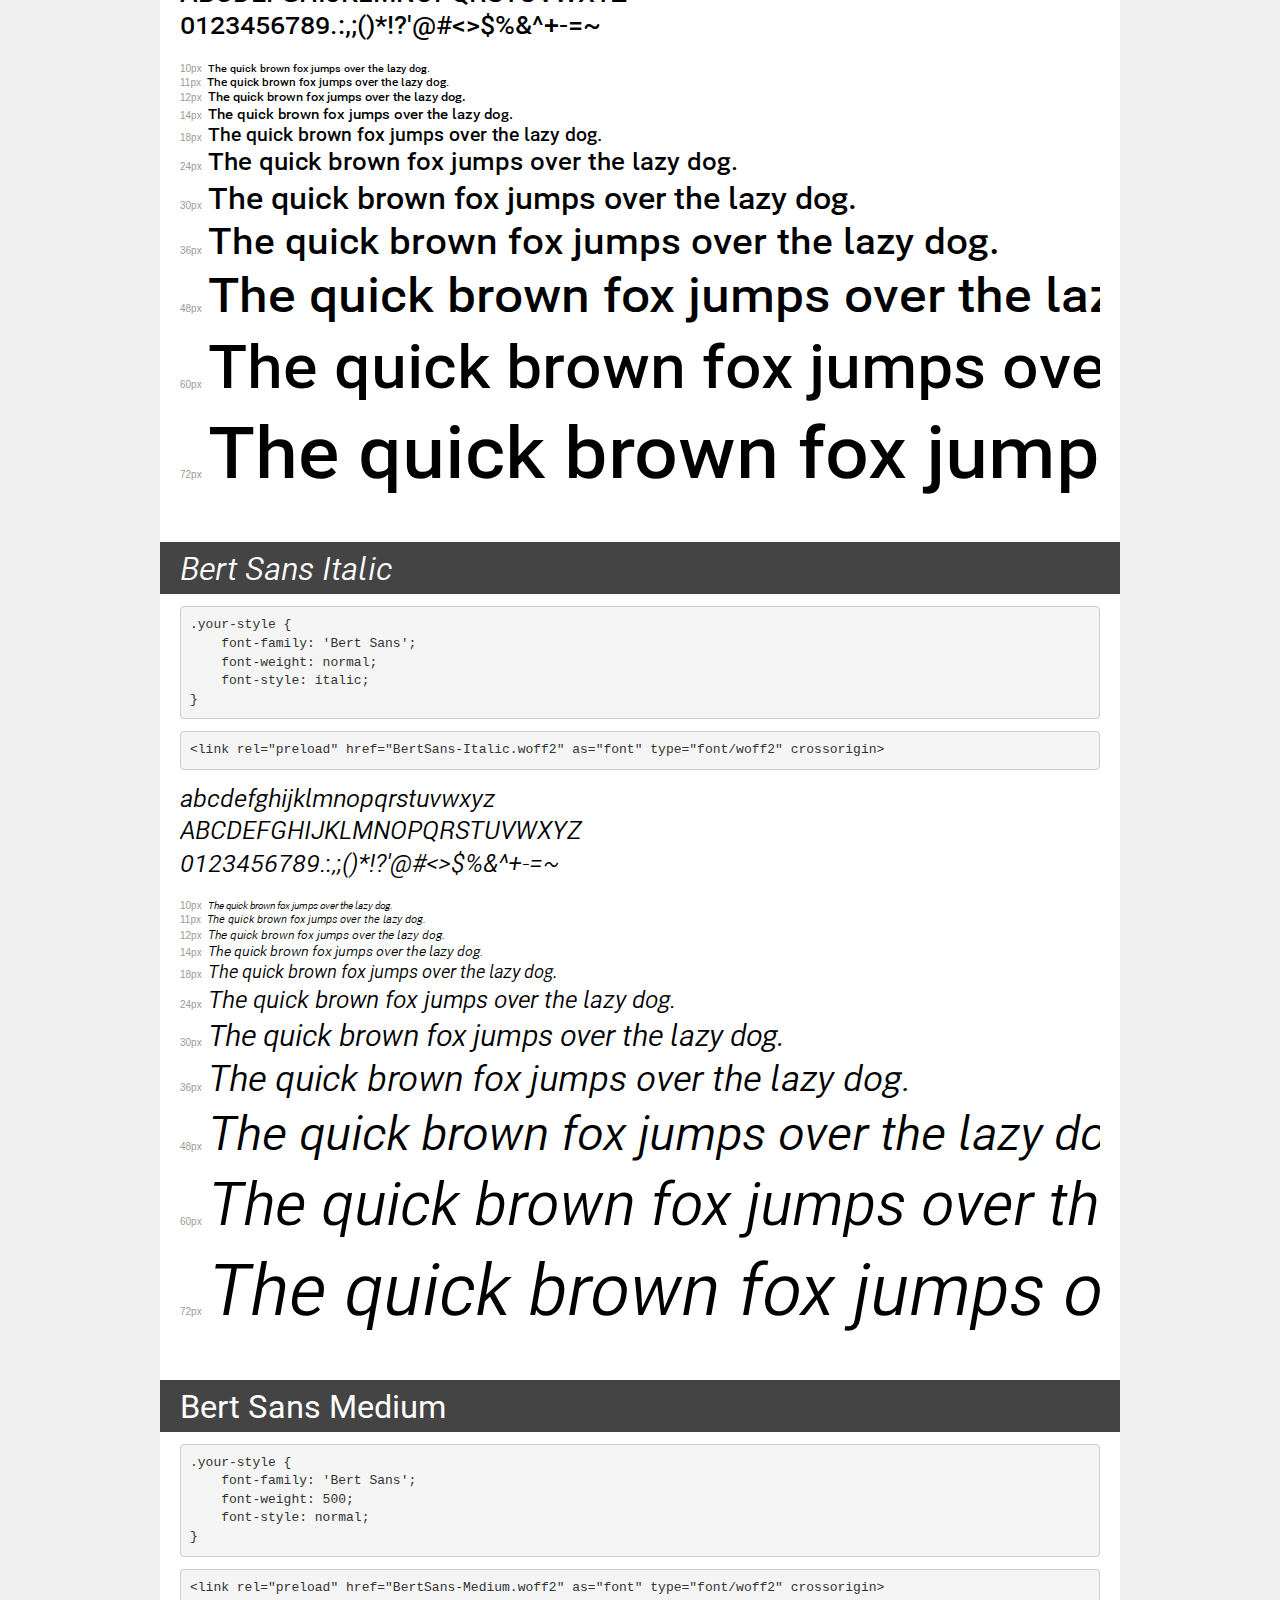
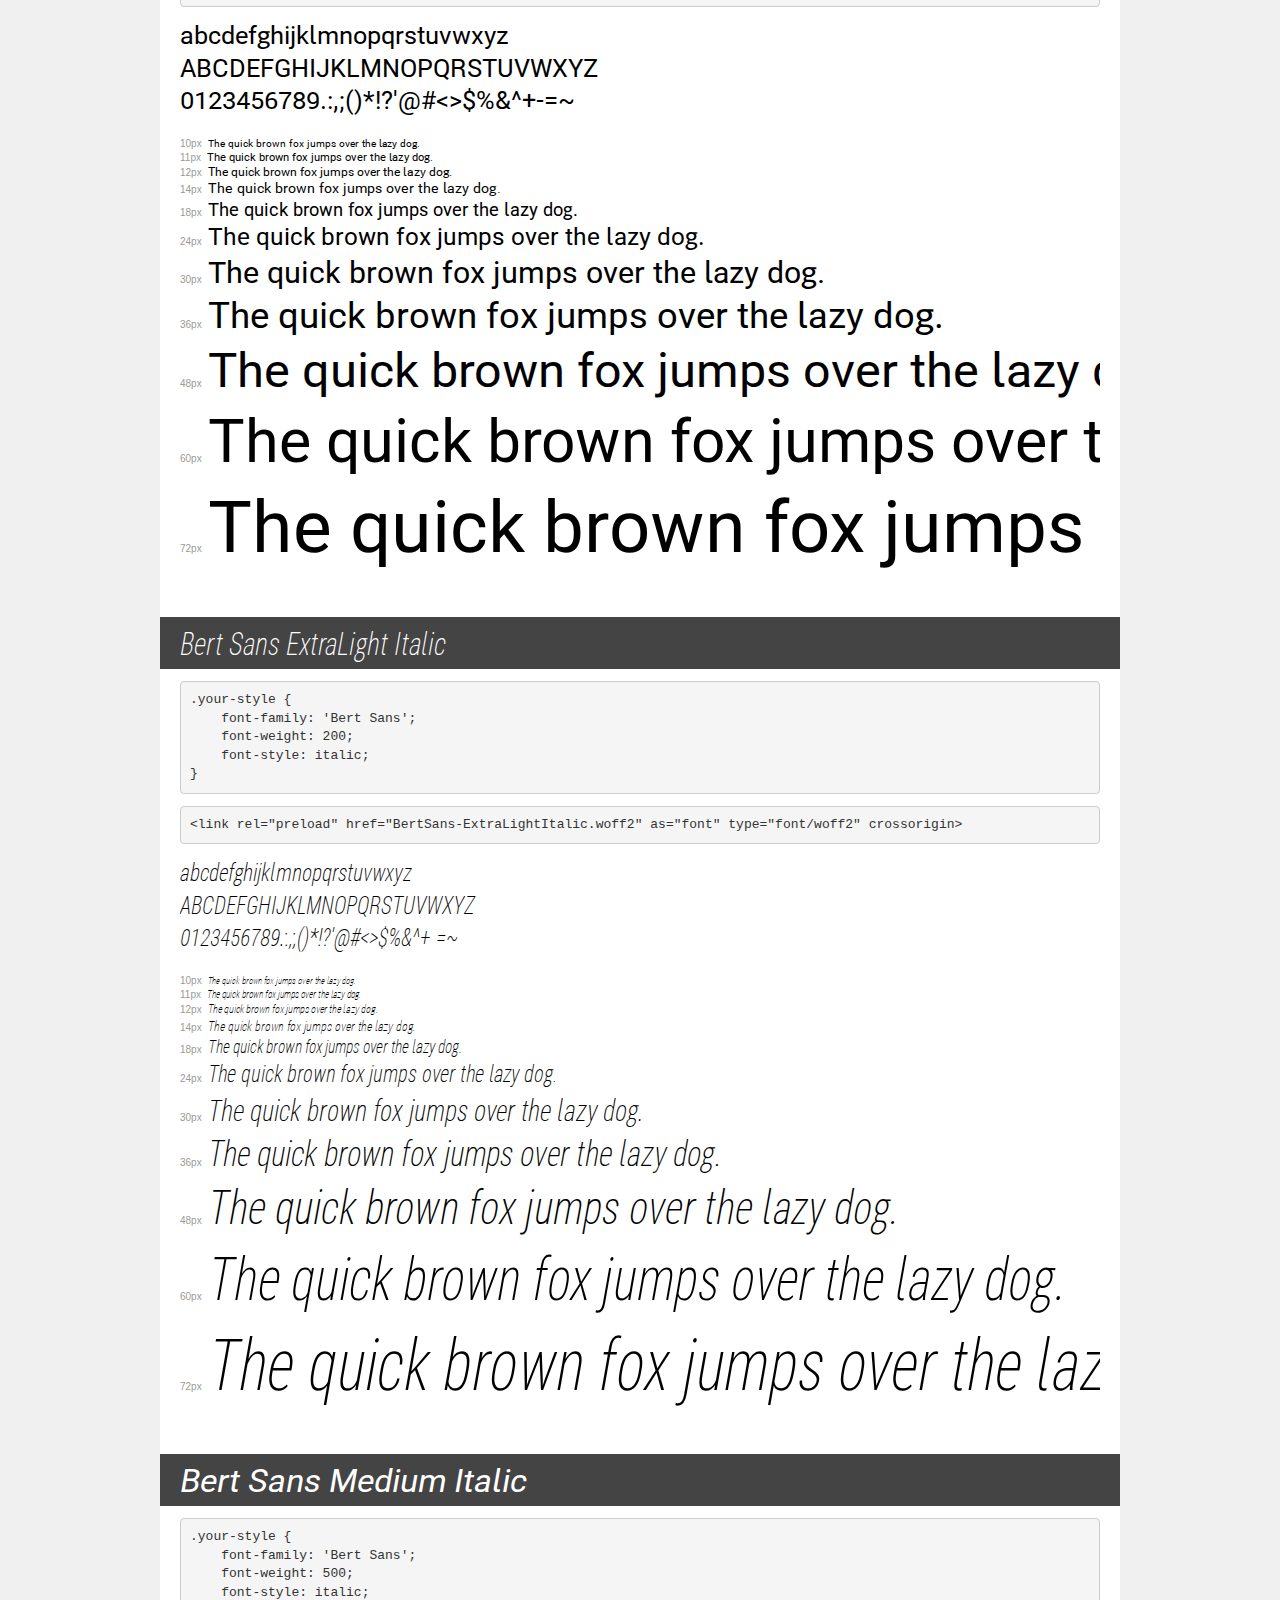
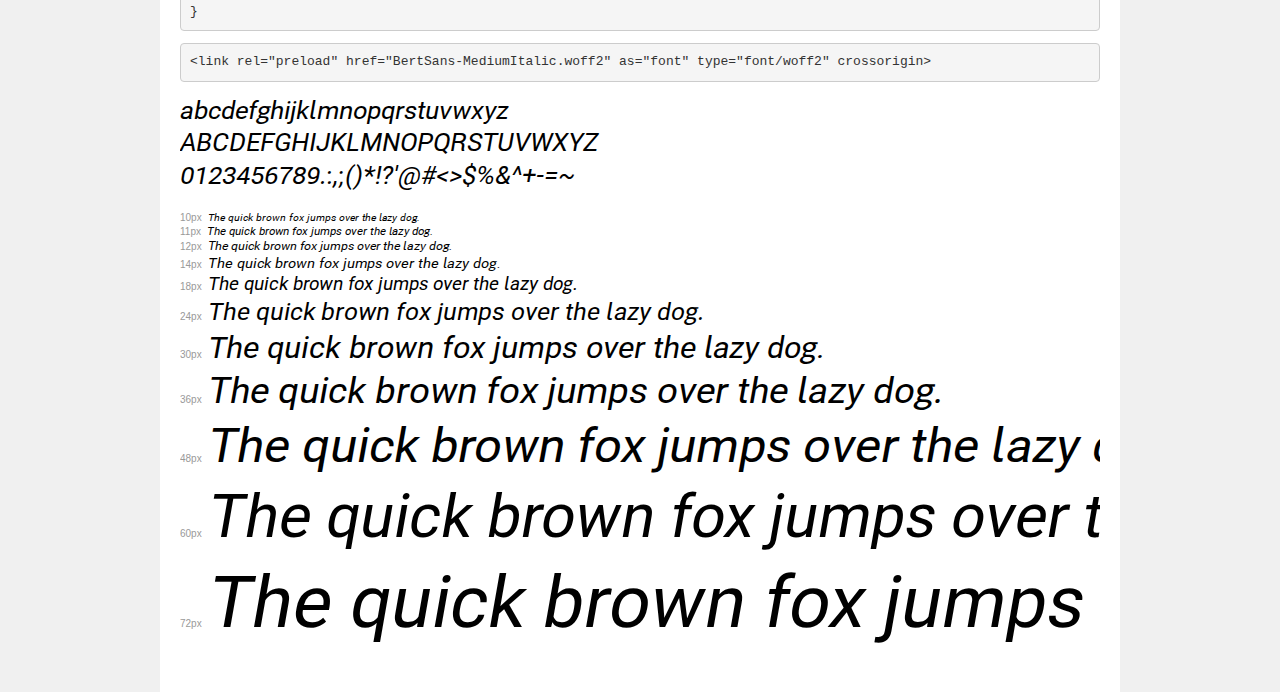
<file: fonts/demo.html>
<!DOCTYPE html>
<html lang="en">
<head>
    <meta charset="utf-8">
    <meta http-equiv="X-UA-Compatible" content="IE=edge">
    <meta name="viewport" content="width=device-width, initial-scale=1">
    <meta name="robots" content="noindex, noarchive">
    <meta name="format-detection" content="telephone=no">
    <title>Transfonter demo</title>
    <link href="stylesheet.css" rel="stylesheet">
    <style>
        /*
        http://meyerweb.com/eric/tools/css/reset/
        v2.0 | 20110126
        License: none (public domain)
        */
        html, body, div, span, applet, object, iframe,
        h1, h2, h3, h4, h5, h6, p, blockquote, pre,
        a, abbr, acronym, address, big, cite, code,
        del, dfn, em, img, ins, kbd, q, s, samp,
        small, strike, strong, sub, sup, tt, var,
        b, u, i, center,
        dl, dt, dd, ol, ul, li,
        fieldset, form, label, legend,
        table, caption, tbody, tfoot, thead, tr, th, td,
        article, aside, canvas, details, embed,
        figure, figcaption, footer, header, hgroup,
        menu, nav, output, ruby, section, summary,
        time, mark, audio, video {
            margin: 0;
            padding: 0;
            border: 0;
            font-size: 100%;
            font: inherit;
            vertical-align: baseline;
        }
        /* HTML5 display-role reset for older browsers */
        article, aside, details, figcaption, figure,
        footer, header, hgroup, menu, nav, section {
            display: block;
        }
        body {
            line-height: 1;
        }
        ol, ul {
            list-style: none;
        }
        blockquote, q {
            quotes: none;
        }
        blockquote:before, blockquote:after,
        q:before, q:after {
            content: '';
            content: none;
        }
        table {
            border-collapse: collapse;
            border-spacing: 0;
        }
        /* demo styles */
        body {
            background: #f0f0f0;
            color: #000;
        }
        .page {
            background: #fff;
            width: 920px;
            margin: 0 auto;
            padding: 20px 20px 0 20px;
            overflow: hidden;
        }
        .font-container {
            overflow-x: auto;
            overflow-y: hidden;
            margin-bottom: 40px;
            line-height: 1.3;
            white-space: nowrap;
            padding-bottom: 5px;
        }
        h1 {
            position: relative;
            background: #444;
            font-size: 32px;
            color: #fff;
            padding: 10px 20px;
            margin: 0 -20px 12px -20px;
        }
        .letters {
            font-size: 25px;
            margin-bottom: 20px;
        }
        .s10:before {
            content: '10px';
        }
        .s11:before {
            content: '11px';
        }
        .s12:before {
            content: '12px';
        }
        .s14:before {
            content: '14px';
        }
        .s18:before {
            content: '18px';
        }
        .s24:before {
            content: '24px';
        }
        .s30:before {
            content: '30px';
        }
        .s36:before {
            content: '36px';
        }
        .s48:before {
            content: '48px';
        }
        .s60:before {
            content: '60px';
        }
        .s72:before {
            content: '72px';
        }
        .s10:before, .s11:before, .s12:before, .s14:before,
        .s18:before, .s24:before, .s30:before, .s36:before,
        .s48:before, .s60:before, .s72:before {
            font-family: Arial, sans-serif;
            font-size: 10px;
            font-weight: normal;
            font-style: normal;
            color: #999;
            padding-right: 6px;
        }
        pre {
            display: block;
            padding: 9px;
            margin: 0 0 12px;
            font-family: Monaco, Menlo, Consolas, "Courier New", monospace;
            font-size: 13px;
            line-height: 1.428571429;
            color: #333;
            font-weight: normal;
            font-style: normal;
            background-color: #f5f5f5;
            border: 1px solid #ccc;
            overflow-x: auto;
            border-radius: 4px;
        }
        /* responsive */
        @media (max-width: 959px) {
            .page {
                width: auto;
                margin: 0;
            }
        }
    </style>
</head>
<body>
<div class="page">
    <div class="demo">
        <h1 style="font-family: 'Bert Sans'; font-weight: 900; font-style: italic;">Bert Sans Black Italic</h1>
        <pre title="Usage">.your-style {
    font-family: 'Bert Sans';
    font-weight: 900;
    font-style: italic;
}</pre>
        <pre title="Preload (optional)">
&lt;link rel=&quot;preload&quot; href=&quot;BertSans-BlackItalic.woff2&quot; as=&quot;font&quot; type=&quot;font/woff2&quot; crossorigin&gt;</pre>
        <div class="font-container" style="font-family: 'Bert Sans'; font-weight: 900; font-style: italic;">
            <p class="letters">
                abcdefghijklmnopqrstuvwxyz<br>
ABCDEFGHIJKLMNOPQRSTUVWXYZ<br>
                0123456789.:,;()*!?'@#&lt;&gt;$%&^+-=~
            </p>
            <p class="s10" style="font-size: 10px;">The quick brown fox jumps over the lazy dog.</p>
            <p class="s11" style="font-size: 11px;">The quick brown fox jumps over the lazy dog.</p>
            <p class="s12" style="font-size: 12px;">The quick brown fox jumps over the lazy dog.</p>
            <p class="s14" style="font-size: 14px;">The quick brown fox jumps over the lazy dog.</p>
            <p class="s18" style="font-size: 18px;">The quick brown fox jumps over the lazy dog.</p>
            <p class="s24" style="font-size: 24px;">The quick brown fox jumps over the lazy dog.</p>
            <p class="s30" style="font-size: 30px;">The quick brown fox jumps over the lazy dog.</p>
            <p class="s36" style="font-size: 36px;">The quick brown fox jumps over the lazy dog.</p>
            <p class="s48" style="font-size: 48px;">The quick brown fox jumps over the lazy dog.</p>
            <p class="s60" style="font-size: 60px;">The quick brown fox jumps over the lazy dog.</p>
            <p class="s72" style="font-size: 72px;">The quick brown fox jumps over the lazy dog.</p>
        </div>
    </div>

    <div class="demo">
        <h1 style="font-family: 'Bert Sans'; font-weight: 900; font-style: normal;">Bert Sans Black</h1>
        <pre title="Usage">.your-style {
    font-family: 'Bert Sans';
    font-weight: 900;
    font-style: normal;
}</pre>
        <pre title="Preload (optional)">
&lt;link rel=&quot;preload&quot; href=&quot;BertSans-Black.woff2&quot; as=&quot;font&quot; type=&quot;font/woff2&quot; crossorigin&gt;</pre>
        <div class="font-container" style="font-family: 'Bert Sans'; font-weight: 900; font-style: normal;">
            <p class="letters">
                abcdefghijklmnopqrstuvwxyz<br>
ABCDEFGHIJKLMNOPQRSTUVWXYZ<br>
                0123456789.:,;()*!?'@#&lt;&gt;$%&^+-=~
            </p>
            <p class="s10" style="font-size: 10px;">The quick brown fox jumps over the lazy dog.</p>
            <p class="s11" style="font-size: 11px;">The quick brown fox jumps over the lazy dog.</p>
            <p class="s12" style="font-size: 12px;">The quick brown fox jumps over the lazy dog.</p>
            <p class="s14" style="font-size: 14px;">The quick brown fox jumps over the lazy dog.</p>
            <p class="s18" style="font-size: 18px;">The quick brown fox jumps over the lazy dog.</p>
            <p class="s24" style="font-size: 24px;">The quick brown fox jumps over the lazy dog.</p>
            <p class="s30" style="font-size: 30px;">The quick brown fox jumps over the lazy dog.</p>
            <p class="s36" style="font-size: 36px;">The quick brown fox jumps over the lazy dog.</p>
            <p class="s48" style="font-size: 48px;">The quick brown fox jumps over the lazy dog.</p>
            <p class="s60" style="font-size: 60px;">The quick brown fox jumps over the lazy dog.</p>
            <p class="s72" style="font-size: 72px;">The quick brown fox jumps over the lazy dog.</p>
        </div>
    </div>

    <div class="demo">
        <h1 style="font-family: 'Bert Sans'; font-weight: bold; font-style: normal;">Bert Sans Bold</h1>
        <pre title="Usage">.your-style {
    font-family: 'Bert Sans';
    font-weight: bold;
    font-style: normal;
}</pre>
        <pre title="Preload (optional)">
&lt;link rel=&quot;preload&quot; href=&quot;BertSans-Bold.woff2&quot; as=&quot;font&quot; type=&quot;font/woff2&quot; crossorigin&gt;</pre>
        <div class="font-container" style="font-family: 'Bert Sans'; font-weight: bold; font-style: normal;">
            <p class="letters">
                abcdefghijklmnopqrstuvwxyz<br>
ABCDEFGHIJKLMNOPQRSTUVWXYZ<br>
                0123456789.:,;()*!?'@#&lt;&gt;$%&^+-=~
            </p>
            <p class="s10" style="font-size: 10px;">The quick brown fox jumps over the lazy dog.</p>
            <p class="s11" style="font-size: 11px;">The quick brown fox jumps over the lazy dog.</p>
            <p class="s12" style="font-size: 12px;">The quick brown fox jumps over the lazy dog.</p>
            <p class="s14" style="font-size: 14px;">The quick brown fox jumps over the lazy dog.</p>
            <p class="s18" style="font-size: 18px;">The quick brown fox jumps over the lazy dog.</p>
            <p class="s24" style="font-size: 24px;">The quick brown fox jumps over the lazy dog.</p>
            <p class="s30" style="font-size: 30px;">The quick brown fox jumps over the lazy dog.</p>
            <p class="s36" style="font-size: 36px;">The quick brown fox jumps over the lazy dog.</p>
            <p class="s48" style="font-size: 48px;">The quick brown fox jumps over the lazy dog.</p>
            <p class="s60" style="font-size: 60px;">The quick brown fox jumps over the lazy dog.</p>
            <p class="s72" style="font-size: 72px;">The quick brown fox jumps over the lazy dog.</p>
        </div>
    </div>

    <div class="demo">
        <h1 style="font-family: 'Bert Sans'; font-weight: 100; font-style: normal;">Bert Sans Thin</h1>
        <pre title="Usage">.your-style {
    font-family: 'Bert Sans';
    font-weight: 100;
    font-style: normal;
}</pre>
        <pre title="Preload (optional)">
&lt;link rel=&quot;preload&quot; href=&quot;BertSans-Thin.woff2&quot; as=&quot;font&quot; type=&quot;font/woff2&quot; crossorigin&gt;</pre>
        <div class="font-container" style="font-family: 'Bert Sans'; font-weight: 100; font-style: normal;">
            <p class="letters">
                abcdefghijklmnopqrstuvwxyz<br>
ABCDEFGHIJKLMNOPQRSTUVWXYZ<br>
                0123456789.:,;()*!?'@#&lt;&gt;$%&^+-=~
            </p>
            <p class="s10" style="font-size: 10px;">The quick brown fox jumps over the lazy dog.</p>
            <p class="s11" style="font-size: 11px;">The quick brown fox jumps over the lazy dog.</p>
            <p class="s12" style="font-size: 12px;">The quick brown fox jumps over the lazy dog.</p>
            <p class="s14" style="font-size: 14px;">The quick brown fox jumps over the lazy dog.</p>
            <p class="s18" style="font-size: 18px;">The quick brown fox jumps over the lazy dog.</p>
            <p class="s24" style="font-size: 24px;">The quick brown fox jumps over the lazy dog.</p>
            <p class="s30" style="font-size: 30px;">The quick brown fox jumps over the lazy dog.</p>
            <p class="s36" style="font-size: 36px;">The quick brown fox jumps over the lazy dog.</p>
            <p class="s48" style="font-size: 48px;">The quick brown fox jumps over the lazy dog.</p>
            <p class="s60" style="font-size: 60px;">The quick brown fox jumps over the lazy dog.</p>
            <p class="s72" style="font-size: 72px;">The quick brown fox jumps over the lazy dog.</p>
        </div>
    </div>

    <div class="demo">
        <h1 style="font-family: 'Bert Sans'; font-weight: 300; font-style: italic;">Bert Sans Light Italic</h1>
        <pre title="Usage">.your-style {
    font-family: 'Bert Sans';
    font-weight: 300;
    font-style: italic;
}</pre>
        <pre title="Preload (optional)">
&lt;link rel=&quot;preload&quot; href=&quot;BertSans-LightItalic.woff2&quot; as=&quot;font&quot; type=&quot;font/woff2&quot; crossorigin&gt;</pre>
        <div class="font-container" style="font-family: 'Bert Sans'; font-weight: 300; font-style: italic;">
            <p class="letters">
                abcdefghijklmnopqrstuvwxyz<br>
ABCDEFGHIJKLMNOPQRSTUVWXYZ<br>
                0123456789.:,;()*!?'@#&lt;&gt;$%&^+-=~
            </p>
            <p class="s10" style="font-size: 10px;">The quick brown fox jumps over the lazy dog.</p>
            <p class="s11" style="font-size: 11px;">The quick brown fox jumps over the lazy dog.</p>
            <p class="s12" style="font-size: 12px;">The quick brown fox jumps over the lazy dog.</p>
            <p class="s14" style="font-size: 14px;">The quick brown fox jumps over the lazy dog.</p>
            <p class="s18" style="font-size: 18px;">The quick brown fox jumps over the lazy dog.</p>
            <p class="s24" style="font-size: 24px;">The quick brown fox jumps over the lazy dog.</p>
            <p class="s30" style="font-size: 30px;">The quick brown fox jumps over the lazy dog.</p>
            <p class="s36" style="font-size: 36px;">The quick brown fox jumps over the lazy dog.</p>
            <p class="s48" style="font-size: 48px;">The quick brown fox jumps over the lazy dog.</p>
            <p class="s60" style="font-size: 60px;">The quick brown fox jumps over the lazy dog.</p>
            <p class="s72" style="font-size: 72px;">The quick brown fox jumps over the lazy dog.</p>
        </div>
    </div>

    <div class="demo">
        <h1 style="font-family: 'Bert Sans'; font-weight: bold; font-style: normal;">Bert Sans ExtraBold</h1>
        <pre title="Usage">.your-style {
    font-family: 'Bert Sans';
    font-weight: bold;
    font-style: normal;
}</pre>
        <pre title="Preload (optional)">
&lt;link rel=&quot;preload&quot; href=&quot;BertSans-ExtraBold.woff2&quot; as=&quot;font&quot; type=&quot;font/woff2&quot; crossorigin&gt;</pre>
        <div class="font-container" style="font-family: 'Bert Sans'; font-weight: bold; font-style: normal;">
            <p class="letters">
                abcdefghijklmnopqrstuvwxyz<br>
ABCDEFGHIJKLMNOPQRSTUVWXYZ<br>
                0123456789.:,;()*!?'@#&lt;&gt;$%&^+-=~
            </p>
            <p class="s10" style="font-size: 10px;">The quick brown fox jumps over the lazy dog.</p>
            <p class="s11" style="font-size: 11px;">The quick brown fox jumps over the lazy dog.</p>
            <p class="s12" style="font-size: 12px;">The quick brown fox jumps over the lazy dog.</p>
            <p class="s14" style="font-size: 14px;">The quick brown fox jumps over the lazy dog.</p>
            <p class="s18" style="font-size: 18px;">The quick brown fox jumps over the lazy dog.</p>
            <p class="s24" style="font-size: 24px;">The quick brown fox jumps over the lazy dog.</p>
            <p class="s30" style="font-size: 30px;">The quick brown fox jumps over the lazy dog.</p>
            <p class="s36" style="font-size: 36px;">The quick brown fox jumps over the lazy dog.</p>
            <p class="s48" style="font-size: 48px;">The quick brown fox jumps over the lazy dog.</p>
            <p class="s60" style="font-size: 60px;">The quick brown fox jumps over the lazy dog.</p>
            <p class="s72" style="font-size: 72px;">The quick brown fox jumps over the lazy dog.</p>
        </div>
    </div>

    <div class="demo">
        <h1 style="font-family: 'Bert Sans'; font-weight: 100; font-style: italic;">Bert Sans Thin Italic</h1>
        <pre title="Usage">.your-style {
    font-family: 'Bert Sans';
    font-weight: 100;
    font-style: italic;
}</pre>
        <pre title="Preload (optional)">
&lt;link rel=&quot;preload&quot; href=&quot;BertSans-ThinItalic.woff2&quot; as=&quot;font&quot; type=&quot;font/woff2&quot; crossorigin&gt;</pre>
        <div class="font-container" style="font-family: 'Bert Sans'; font-weight: 100; font-style: italic;">
            <p class="letters">
                abcdefghijklmnopqrstuvwxyz<br>
ABCDEFGHIJKLMNOPQRSTUVWXYZ<br>
                0123456789.:,;()*!?'@#&lt;&gt;$%&^+-=~
            </p>
            <p class="s10" style="font-size: 10px;">The quick brown fox jumps over the lazy dog.</p>
            <p class="s11" style="font-size: 11px;">The quick brown fox jumps over the lazy dog.</p>
            <p class="s12" style="font-size: 12px;">The quick brown fox jumps over the lazy dog.</p>
            <p class="s14" style="font-size: 14px;">The quick brown fox jumps over the lazy dog.</p>
            <p class="s18" style="font-size: 18px;">The quick brown fox jumps over the lazy dog.</p>
            <p class="s24" style="font-size: 24px;">The quick brown fox jumps over the lazy dog.</p>
            <p class="s30" style="font-size: 30px;">The quick brown fox jumps over the lazy dog.</p>
            <p class="s36" style="font-size: 36px;">The quick brown fox jumps over the lazy dog.</p>
            <p class="s48" style="font-size: 48px;">The quick brown fox jumps over the lazy dog.</p>
            <p class="s60" style="font-size: 60px;">The quick brown fox jumps over the lazy dog.</p>
            <p class="s72" style="font-size: 72px;">The quick brown fox jumps over the lazy dog.</p>
        </div>
    </div>

    <div class="demo">
        <h1 style="font-family: 'Bert Sans'; font-weight: 600; font-style: italic;">Bert Sans SemiBold Italic</h1>
        <pre title="Usage">.your-style {
    font-family: 'Bert Sans';
    font-weight: 600;
    font-style: italic;
}</pre>
        <pre title="Preload (optional)">
&lt;link rel=&quot;preload&quot; href=&quot;BertSans-SemiBoldItalic.woff2&quot; as=&quot;font&quot; type=&quot;font/woff2&quot; crossorigin&gt;</pre>
        <div class="font-container" style="font-family: 'Bert Sans'; font-weight: 600; font-style: italic;">
            <p class="letters">
                abcdefghijklmnopqrstuvwxyz<br>
ABCDEFGHIJKLMNOPQRSTUVWXYZ<br>
                0123456789.:,;()*!?'@#&lt;&gt;$%&^+-=~
            </p>
            <p class="s10" style="font-size: 10px;">The quick brown fox jumps over the lazy dog.</p>
            <p class="s11" style="font-size: 11px;">The quick brown fox jumps over the lazy dog.</p>
            <p class="s12" style="font-size: 12px;">The quick brown fox jumps over the lazy dog.</p>
            <p class="s14" style="font-size: 14px;">The quick brown fox jumps over the lazy dog.</p>
            <p class="s18" style="font-size: 18px;">The quick brown fox jumps over the lazy dog.</p>
            <p class="s24" style="font-size: 24px;">The quick brown fox jumps over the lazy dog.</p>
            <p class="s30" style="font-size: 30px;">The quick brown fox jumps over the lazy dog.</p>
            <p class="s36" style="font-size: 36px;">The quick brown fox jumps over the lazy dog.</p>
            <p class="s48" style="font-size: 48px;">The quick brown fox jumps over the lazy dog.</p>
            <p class="s60" style="font-size: 60px;">The quick brown fox jumps over the lazy dog.</p>
            <p class="s72" style="font-size: 72px;">The quick brown fox jumps over the lazy dog.</p>
        </div>
    </div>

    <div class="demo">
        <h1 style="font-family: 'Bert Sans'; font-weight: 200; font-style: normal;">Bert Sans ExtraLight</h1>
        <pre title="Usage">.your-style {
    font-family: 'Bert Sans';
    font-weight: 200;
    font-style: normal;
}</pre>
        <pre title="Preload (optional)">
&lt;link rel=&quot;preload&quot; href=&quot;BertSans-ExtraLight.woff2&quot; as=&quot;font&quot; type=&quot;font/woff2&quot; crossorigin&gt;</pre>
        <div class="font-container" style="font-family: 'Bert Sans'; font-weight: 200; font-style: normal;">
            <p class="letters">
                abcdefghijklmnopqrstuvwxyz<br>
ABCDEFGHIJKLMNOPQRSTUVWXYZ<br>
                0123456789.:,;()*!?'@#&lt;&gt;$%&^+-=~
            </p>
            <p class="s10" style="font-size: 10px;">The quick brown fox jumps over the lazy dog.</p>
            <p class="s11" style="font-size: 11px;">The quick brown fox jumps over the lazy dog.</p>
            <p class="s12" style="font-size: 12px;">The quick brown fox jumps over the lazy dog.</p>
            <p class="s14" style="font-size: 14px;">The quick brown fox jumps over the lazy dog.</p>
            <p class="s18" style="font-size: 18px;">The quick brown fox jumps over the lazy dog.</p>
            <p class="s24" style="font-size: 24px;">The quick brown fox jumps over the lazy dog.</p>
            <p class="s30" style="font-size: 30px;">The quick brown fox jumps over the lazy dog.</p>
            <p class="s36" style="font-size: 36px;">The quick brown fox jumps over the lazy dog.</p>
            <p class="s48" style="font-size: 48px;">The quick brown fox jumps over the lazy dog.</p>
            <p class="s60" style="font-size: 60px;">The quick brown fox jumps over the lazy dog.</p>
            <p class="s72" style="font-size: 72px;">The quick brown fox jumps over the lazy dog.</p>
        </div>
    </div>

    <div class="demo">
        <h1 style="font-family: 'Bert Sans'; font-weight: bold; font-style: italic;">Bert Sans ExtraBold Italic</h1>
        <pre title="Usage">.your-style {
    font-family: 'Bert Sans';
    font-weight: bold;
    font-style: italic;
}</pre>
        <pre title="Preload (optional)">
&lt;link rel=&quot;preload&quot; href=&quot;BertSans-ExtraBoldItalic.woff2&quot; as=&quot;font&quot; type=&quot;font/woff2&quot; crossorigin&gt;</pre>
        <div class="font-container" style="font-family: 'Bert Sans'; font-weight: bold; font-style: italic;">
            <p class="letters">
                abcdefghijklmnopqrstuvwxyz<br>
ABCDEFGHIJKLMNOPQRSTUVWXYZ<br>
                0123456789.:,;()*!?'@#&lt;&gt;$%&^+-=~
            </p>
            <p class="s10" style="font-size: 10px;">The quick brown fox jumps over the lazy dog.</p>
            <p class="s11" style="font-size: 11px;">The quick brown fox jumps over the lazy dog.</p>
            <p class="s12" style="font-size: 12px;">The quick brown fox jumps over the lazy dog.</p>
            <p class="s14" style="font-size: 14px;">The quick brown fox jumps over the lazy dog.</p>
            <p class="s18" style="font-size: 18px;">The quick brown fox jumps over the lazy dog.</p>
            <p class="s24" style="font-size: 24px;">The quick brown fox jumps over the lazy dog.</p>
            <p class="s30" style="font-size: 30px;">The quick brown fox jumps over the lazy dog.</p>
            <p class="s36" style="font-size: 36px;">The quick brown fox jumps over the lazy dog.</p>
            <p class="s48" style="font-size: 48px;">The quick brown fox jumps over the lazy dog.</p>
            <p class="s60" style="font-size: 60px;">The quick brown fox jumps over the lazy dog.</p>
            <p class="s72" style="font-size: 72px;">The quick brown fox jumps over the lazy dog.</p>
        </div>
    </div>

    <div class="demo">
        <h1 style="font-family: 'Bert Sans'; font-weight: bold; font-style: italic;">Bert Sans Bold Italic</h1>
        <pre title="Usage">.your-style {
    font-family: 'Bert Sans';
    font-weight: bold;
    font-style: italic;
}</pre>
        <pre title="Preload (optional)">
&lt;link rel=&quot;preload&quot; href=&quot;BertSans-BoldItalic.woff2&quot; as=&quot;font&quot; type=&quot;font/woff2&quot; crossorigin&gt;</pre>
        <div class="font-container" style="font-family: 'Bert Sans'; font-weight: bold; font-style: italic;">
            <p class="letters">
                abcdefghijklmnopqrstuvwxyz<br>
ABCDEFGHIJKLMNOPQRSTUVWXYZ<br>
                0123456789.:,;()*!?'@#&lt;&gt;$%&^+-=~
            </p>
            <p class="s10" style="font-size: 10px;">The quick brown fox jumps over the lazy dog.</p>
            <p class="s11" style="font-size: 11px;">The quick brown fox jumps over the lazy dog.</p>
            <p class="s12" style="font-size: 12px;">The quick brown fox jumps over the lazy dog.</p>
            <p class="s14" style="font-size: 14px;">The quick brown fox jumps over the lazy dog.</p>
            <p class="s18" style="font-size: 18px;">The quick brown fox jumps over the lazy dog.</p>
            <p class="s24" style="font-size: 24px;">The quick brown fox jumps over the lazy dog.</p>
            <p class="s30" style="font-size: 30px;">The quick brown fox jumps over the lazy dog.</p>
            <p class="s36" style="font-size: 36px;">The quick brown fox jumps over the lazy dog.</p>
            <p class="s48" style="font-size: 48px;">The quick brown fox jumps over the lazy dog.</p>
            <p class="s60" style="font-size: 60px;">The quick brown fox jumps over the lazy dog.</p>
            <p class="s72" style="font-size: 72px;">The quick brown fox jumps over the lazy dog.</p>
        </div>
    </div>

    <div class="demo">
        <h1 style="font-family: 'Bert Sans'; font-weight: normal; font-style: normal;">Bert Sans</h1>
        <pre title="Usage">.your-style {
    font-family: 'Bert Sans';
    font-weight: normal;
    font-style: normal;
}</pre>
        <pre title="Preload (optional)">
&lt;link rel=&quot;preload&quot; href=&quot;BertSans.woff2&quot; as=&quot;font&quot; type=&quot;font/woff2&quot; crossorigin&gt;</pre>
        <div class="font-container" style="font-family: 'Bert Sans'; font-weight: normal; font-style: normal;">
            <p class="letters">
                abcdefghijklmnopqrstuvwxyz<br>
ABCDEFGHIJKLMNOPQRSTUVWXYZ<br>
                0123456789.:,;()*!?'@#&lt;&gt;$%&^+-=~
            </p>
            <p class="s10" style="font-size: 10px;">The quick brown fox jumps over the lazy dog.</p>
            <p class="s11" style="font-size: 11px;">The quick brown fox jumps over the lazy dog.</p>
            <p class="s12" style="font-size: 12px;">The quick brown fox jumps over the lazy dog.</p>
            <p class="s14" style="font-size: 14px;">The quick brown fox jumps over the lazy dog.</p>
            <p class="s18" style="font-size: 18px;">The quick brown fox jumps over the lazy dog.</p>
            <p class="s24" style="font-size: 24px;">The quick brown fox jumps over the lazy dog.</p>
            <p class="s30" style="font-size: 30px;">The quick brown fox jumps over the lazy dog.</p>
            <p class="s36" style="font-size: 36px;">The quick brown fox jumps over the lazy dog.</p>
            <p class="s48" style="font-size: 48px;">The quick brown fox jumps over the lazy dog.</p>
            <p class="s60" style="font-size: 60px;">The quick brown fox jumps over the lazy dog.</p>
            <p class="s72" style="font-size: 72px;">The quick brown fox jumps over the lazy dog.</p>
        </div>
    </div>

    <div class="demo">
        <h1 style="font-family: 'Bert Sans'; font-weight: 300; font-style: normal;">Bert Sans Light</h1>
        <pre title="Usage">.your-style {
    font-family: 'Bert Sans';
    font-weight: 300;
    font-style: normal;
}</pre>
        <pre title="Preload (optional)">
&lt;link rel=&quot;preload&quot; href=&quot;BertSans-Light.woff2&quot; as=&quot;font&quot; type=&quot;font/woff2&quot; crossorigin&gt;</pre>
        <div class="font-container" style="font-family: 'Bert Sans'; font-weight: 300; font-style: normal;">
            <p class="letters">
                abcdefghijklmnopqrstuvwxyz<br>
ABCDEFGHIJKLMNOPQRSTUVWXYZ<br>
                0123456789.:,;()*!?'@#&lt;&gt;$%&^+-=~
            </p>
            <p class="s10" style="font-size: 10px;">The quick brown fox jumps over the lazy dog.</p>
            <p class="s11" style="font-size: 11px;">The quick brown fox jumps over the lazy dog.</p>
            <p class="s12" style="font-size: 12px;">The quick brown fox jumps over the lazy dog.</p>
            <p class="s14" style="font-size: 14px;">The quick brown fox jumps over the lazy dog.</p>
            <p class="s18" style="font-size: 18px;">The quick brown fox jumps over the lazy dog.</p>
            <p class="s24" style="font-size: 24px;">The quick brown fox jumps over the lazy dog.</p>
            <p class="s30" style="font-size: 30px;">The quick brown fox jumps over the lazy dog.</p>
            <p class="s36" style="font-size: 36px;">The quick brown fox jumps over the lazy dog.</p>
            <p class="s48" style="font-size: 48px;">The quick brown fox jumps over the lazy dog.</p>
            <p class="s60" style="font-size: 60px;">The quick brown fox jumps over the lazy dog.</p>
            <p class="s72" style="font-size: 72px;">The quick brown fox jumps over the lazy dog.</p>
        </div>
    </div>

    <div class="demo">
        <h1 style="font-family: 'Bert Sans'; font-weight: 600; font-style: normal;">Bert Sans SemiBold</h1>
        <pre title="Usage">.your-style {
    font-family: 'Bert Sans';
    font-weight: 600;
    font-style: normal;
}</pre>
        <pre title="Preload (optional)">
&lt;link rel=&quot;preload&quot; href=&quot;BertSans-SemiBold.woff2&quot; as=&quot;font&quot; type=&quot;font/woff2&quot; crossorigin&gt;</pre>
        <div class="font-container" style="font-family: 'Bert Sans'; font-weight: 600; font-style: normal;">
            <p class="letters">
                abcdefghijklmnopqrstuvwxyz<br>
ABCDEFGHIJKLMNOPQRSTUVWXYZ<br>
                0123456789.:,;()*!?'@#&lt;&gt;$%&^+-=~
            </p>
            <p class="s10" style="font-size: 10px;">The quick brown fox jumps over the lazy dog.</p>
            <p class="s11" style="font-size: 11px;">The quick brown fox jumps over the lazy dog.</p>
            <p class="s12" style="font-size: 12px;">The quick brown fox jumps over the lazy dog.</p>
            <p class="s14" style="font-size: 14px;">The quick brown fox jumps over the lazy dog.</p>
            <p class="s18" style="font-size: 18px;">The quick brown fox jumps over the lazy dog.</p>
            <p class="s24" style="font-size: 24px;">The quick brown fox jumps over the lazy dog.</p>
            <p class="s30" style="font-size: 30px;">The quick brown fox jumps over the lazy dog.</p>
            <p class="s36" style="font-size: 36px;">The quick brown fox jumps over the lazy dog.</p>
            <p class="s48" style="font-size: 48px;">The quick brown fox jumps over the lazy dog.</p>
            <p class="s60" style="font-size: 60px;">The quick brown fox jumps over the lazy dog.</p>
            <p class="s72" style="font-size: 72px;">The quick brown fox jumps over the lazy dog.</p>
        </div>
    </div>

    <div class="demo">
        <h1 style="font-family: 'Bert Sans'; font-weight: normal; font-style: italic;">Bert Sans Italic</h1>
        <pre title="Usage">.your-style {
    font-family: 'Bert Sans';
    font-weight: normal;
    font-style: italic;
}</pre>
        <pre title="Preload (optional)">
&lt;link rel=&quot;preload&quot; href=&quot;BertSans-Italic.woff2&quot; as=&quot;font&quot; type=&quot;font/woff2&quot; crossorigin&gt;</pre>
        <div class="font-container" style="font-family: 'Bert Sans'; font-weight: normal; font-style: italic;">
            <p class="letters">
                abcdefghijklmnopqrstuvwxyz<br>
ABCDEFGHIJKLMNOPQRSTUVWXYZ<br>
                0123456789.:,;()*!?'@#&lt;&gt;$%&^+-=~
            </p>
            <p class="s10" style="font-size: 10px;">The quick brown fox jumps over the lazy dog.</p>
            <p class="s11" style="font-size: 11px;">The quick brown fox jumps over the lazy dog.</p>
            <p class="s12" style="font-size: 12px;">The quick brown fox jumps over the lazy dog.</p>
            <p class="s14" style="font-size: 14px;">The quick brown fox jumps over the lazy dog.</p>
            <p class="s18" style="font-size: 18px;">The quick brown fox jumps over the lazy dog.</p>
            <p class="s24" style="font-size: 24px;">The quick brown fox jumps over the lazy dog.</p>
            <p class="s30" style="font-size: 30px;">The quick brown fox jumps over the lazy dog.</p>
            <p class="s36" style="font-size: 36px;">The quick brown fox jumps over the lazy dog.</p>
            <p class="s48" style="font-size: 48px;">The quick brown fox jumps over the lazy dog.</p>
            <p class="s60" style="font-size: 60px;">The quick brown fox jumps over the lazy dog.</p>
            <p class="s72" style="font-size: 72px;">The quick brown fox jumps over the lazy dog.</p>
        </div>
    </div>

    <div class="demo">
        <h1 style="font-family: 'Bert Sans'; font-weight: 500; font-style: normal;">Bert Sans Medium</h1>
        <pre title="Usage">.your-style {
    font-family: 'Bert Sans';
    font-weight: 500;
    font-style: normal;
}</pre>
        <pre title="Preload (optional)">
&lt;link rel=&quot;preload&quot; href=&quot;BertSans-Medium.woff2&quot; as=&quot;font&quot; type=&quot;font/woff2&quot; crossorigin&gt;</pre>
        <div class="font-container" style="font-family: 'Bert Sans'; font-weight: 500; font-style: normal;">
            <p class="letters">
                abcdefghijklmnopqrstuvwxyz<br>
ABCDEFGHIJKLMNOPQRSTUVWXYZ<br>
                0123456789.:,;()*!?'@#&lt;&gt;$%&^+-=~
            </p>
            <p class="s10" style="font-size: 10px;">The quick brown fox jumps over the lazy dog.</p>
            <p class="s11" style="font-size: 11px;">The quick brown fox jumps over the lazy dog.</p>
            <p class="s12" style="font-size: 12px;">The quick brown fox jumps over the lazy dog.</p>
            <p class="s14" style="font-size: 14px;">The quick brown fox jumps over the lazy dog.</p>
            <p class="s18" style="font-size: 18px;">The quick brown fox jumps over the lazy dog.</p>
            <p class="s24" style="font-size: 24px;">The quick brown fox jumps over the lazy dog.</p>
            <p class="s30" style="font-size: 30px;">The quick brown fox jumps over the lazy dog.</p>
            <p class="s36" style="font-size: 36px;">The quick brown fox jumps over the lazy dog.</p>
            <p class="s48" style="font-size: 48px;">The quick brown fox jumps over the lazy dog.</p>
            <p class="s60" style="font-size: 60px;">The quick brown fox jumps over the lazy dog.</p>
            <p class="s72" style="font-size: 72px;">The quick brown fox jumps over the lazy dog.</p>
        </div>
    </div>

    <div class="demo">
        <h1 style="font-family: 'Bert Sans'; font-weight: 200; font-style: italic;">Bert Sans ExtraLight Italic</h1>
        <pre title="Usage">.your-style {
    font-family: 'Bert Sans';
    font-weight: 200;
    font-style: italic;
}</pre>
        <pre title="Preload (optional)">
&lt;link rel=&quot;preload&quot; href=&quot;BertSans-ExtraLightItalic.woff2&quot; as=&quot;font&quot; type=&quot;font/woff2&quot; crossorigin&gt;</pre>
        <div class="font-container" style="font-family: 'Bert Sans'; font-weight: 200; font-style: italic;">
            <p class="letters">
                abcdefghijklmnopqrstuvwxyz<br>
ABCDEFGHIJKLMNOPQRSTUVWXYZ<br>
                0123456789.:,;()*!?'@#&lt;&gt;$%&^+-=~
            </p>
            <p class="s10" style="font-size: 10px;">The quick brown fox jumps over the lazy dog.</p>
            <p class="s11" style="font-size: 11px;">The quick brown fox jumps over the lazy dog.</p>
            <p class="s12" style="font-size: 12px;">The quick brown fox jumps over the lazy dog.</p>
            <p class="s14" style="font-size: 14px;">The quick brown fox jumps over the lazy dog.</p>
            <p class="s18" style="font-size: 18px;">The quick brown fox jumps over the lazy dog.</p>
            <p class="s24" style="font-size: 24px;">The quick brown fox jumps over the lazy dog.</p>
            <p class="s30" style="font-size: 30px;">The quick brown fox jumps over the lazy dog.</p>
            <p class="s36" style="font-size: 36px;">The quick brown fox jumps over the lazy dog.</p>
            <p class="s48" style="font-size: 48px;">The quick brown fox jumps over the lazy dog.</p>
            <p class="s60" style="font-size: 60px;">The quick brown fox jumps over the lazy dog.</p>
            <p class="s72" style="font-size: 72px;">The quick brown fox jumps over the lazy dog.</p>
        </div>
    </div>

    <div class="demo">
        <h1 style="font-family: 'Bert Sans'; font-weight: 500; font-style: italic;">Bert Sans Medium Italic</h1>
        <pre title="Usage">.your-style {
    font-family: 'Bert Sans';
    font-weight: 500;
    font-style: italic;
}</pre>
        <pre title="Preload (optional)">
&lt;link rel=&quot;preload&quot; href=&quot;BertSans-MediumItalic.woff2&quot; as=&quot;font&quot; type=&quot;font/woff2&quot; crossorigin&gt;</pre>
        <div class="font-container" style="font-family: 'Bert Sans'; font-weight: 500; font-style: italic;">
            <p class="letters">
                abcdefghijklmnopqrstuvwxyz<br>
ABCDEFGHIJKLMNOPQRSTUVWXYZ<br>
                0123456789.:,;()*!?'@#&lt;&gt;$%&^+-=~
            </p>
            <p class="s10" style="font-size: 10px;">The quick brown fox jumps over the lazy dog.</p>
            <p class="s11" style="font-size: 11px;">The quick brown fox jumps over the lazy dog.</p>
            <p class="s12" style="font-size: 12px;">The quick brown fox jumps over the lazy dog.</p>
            <p class="s14" style="font-size: 14px;">The quick brown fox jumps over the lazy dog.</p>
            <p class="s18" style="font-size: 18px;">The quick brown fox jumps over the lazy dog.</p>
            <p class="s24" style="font-size: 24px;">The quick brown fox jumps over the lazy dog.</p>
            <p class="s30" style="font-size: 30px;">The quick brown fox jumps over the lazy dog.</p>
            <p class="s36" style="font-size: 36px;">The quick brown fox jumps over the lazy dog.</p>
            <p class="s48" style="font-size: 48px;">The quick brown fox jumps over the lazy dog.</p>
            <p class="s60" style="font-size: 60px;">The quick brown fox jumps over the lazy dog.</p>
            <p class="s72" style="font-size: 72px;">The quick brown fox jumps over the lazy dog.</p>
        </div>
    </div>

</div>
</body>
</html>
</file>
<file: fonts/stylesheet.css>
@font-face {
    font-family: 'Bert Sans';
    src: url('BertSans-BlackItalic.woff2') format('woff2'),
        url('BertSans-BlackItalic.woff') format('woff');
    font-weight: 900;
    font-style: italic;
    font-display: swap;
}

@font-face {
    font-family: 'Bert Sans';
    src: url('BertSans-Black.woff2') format('woff2'),
        url('BertSans-Black.woff') format('woff');
    font-weight: 900;
    font-style: normal;
    font-display: swap;
}

@font-face {
    font-family: 'Bert Sans';
    src: url('BertSans-Bold.woff2') format('woff2'),
        url('BertSans-Bold.woff') format('woff');
    font-weight: bold;
    font-style: normal;
    font-display: swap;
}

@font-face {
    font-family: 'Bert Sans';
    src: url('BertSans-Thin.woff2') format('woff2'),
        url('BertSans-Thin.woff') format('woff');
    font-weight: 100;
    font-style: normal;
    font-display: swap;
}

@font-face {
    font-family: 'Bert Sans';
    src: url('BertSans-LightItalic.woff2') format('woff2'),
        url('BertSans-LightItalic.woff') format('woff');
    font-weight: 300;
    font-style: italic;
    font-display: swap;
}

@font-face {
    font-family: 'Bert Sans';
    src: url('BertSans-ExtraBold.woff2') format('woff2'),
        url('BertSans-ExtraBold.woff') format('woff');
    font-weight: bold;
    font-style: normal;
    font-display: swap;
}

@font-face {
    font-family: 'Bert Sans';
    src: url('BertSans-ThinItalic.woff2') format('woff2'),
        url('BertSans-ThinItalic.woff') format('woff');
    font-weight: 100;
    font-style: italic;
    font-display: swap;
}

@font-face {
    font-family: 'Bert Sans';
    src: url('BertSans-SemiBoldItalic.woff2') format('woff2'),
        url('BertSans-SemiBoldItalic.woff') format('woff');
    font-weight: 600;
    font-style: italic;
    font-display: swap;
}

@font-face {
    font-family: 'Bert Sans';
    src: url('BertSans-ExtraLight.woff2') format('woff2'),
        url('BertSans-ExtraLight.woff') format('woff');
    font-weight: 200;
    font-style: normal;
    font-display: swap;
}

@font-face {
    font-family: 'Bert Sans';
    src: url('BertSans-ExtraBoldItalic.woff2') format('woff2'),
        url('BertSans-ExtraBoldItalic.woff') format('woff');
    font-weight: bold;
    font-style: italic;
    font-display: swap;
}

@font-face {
    font-family: 'Bert Sans';
    src: url('BertSans-BoldItalic.woff2') format('woff2'),
        url('BertSans-BoldItalic.woff') format('woff');
    font-weight: bold;
    font-style: italic;
    font-display: swap;
}

@font-face {
    font-family: 'Bert Sans';
    src: url('BertSans.woff2') format('woff2'),
        url('BertSans.woff') format('woff');
    font-weight: normal;
    font-style: normal;
    font-display: swap;
}

@font-face {
    font-family: 'Bert Sans';
    src: url('BertSans-Light.woff2') format('woff2'),
        url('BertSans-Light.woff') format('woff');
    font-weight: 300;
    font-style: normal;
    font-display: swap;
}

@font-face {
    font-family: 'Bert Sans';
    src: url('BertSans-SemiBold.woff2') format('woff2'),
        url('BertSans-SemiBold.woff') format('woff');
    font-weight: 600;
    font-style: normal;
    font-display: swap;
}

@font-face {
    font-family: 'Bert Sans';
    src: url('BertSans-Italic.woff2') format('woff2'),
        url('BertSans-Italic.woff') format('woff');
    font-weight: normal;
    font-style: italic;
    font-display: swap;
}

@font-face {
    font-family: 'Bert Sans';
    src: url('BertSans-Medium.woff2') format('woff2'),
        url('BertSans-Medium.woff') format('woff');
    font-weight: 500;
    font-style: normal;
    font-display: swap;
}

@font-face {
    font-family: 'Bert Sans';
    src: url('BertSans-ExtraLightItalic.woff2') format('woff2'),
        url('BertSans-ExtraLightItalic.woff') format('woff');
    font-weight: 200;
    font-style: italic;
    font-display: swap;
}

@font-face {
    font-family: 'Bert Sans';
    src: url('BertSans-MediumItalic.woff2') format('woff2'),
        url('BertSans-MediumItalic.woff') format('woff');
    font-weight: 500;
    font-style: italic;
    font-display: swap;
}

html {
    width: 100%;
    height: 100%;
    max-width: 100%;
    max-height: 100%;
    padding: 0;
}
body {
    width: 100%;
    height: 100%;
    max-width: 100%;
    max-height: 100%;
    font-family: "Bert Sans";
    margin: 0;
}
main {
    display: flex;
    width: 100%;
    height: 100%;
    max-width: 100%;
    max-height: 100%;
    margin: 0;

}

.cont {
    padding: 0.7vh;
    margin: auto auto;
    width: 44vh;
    height: 88vh;
    
    background: rgb(108, 151, 169);
    background: linear-gradient(180deg, rgb(108, 151, 169) 0%, rgb(62, 102, 123) 100%);
    border-radius: 3vh;
    padding-bottom: 5vh;
}
.grid {
    display: grid;
    grid-template-columns: repeat(4, 1fr);
    grid-template-rows: repeat(7, 1fr);
    grid-column-gap: 0px;
    grid-row-gap: 0px;
    grid-template-rows: 34.375% 10.9375% 10.9375% 10.9375% 10.9375% 10.9375% 10.9375%;
    height: 100%;
    width: 100%;
}
.btn, .delete {
    border: none;
    border-radius: 5px;
    margin: 1vh;
    align-items: center;
    justify-items: center;
    align-content: center;
    justify-content: center;
    display: flex;
}
.btn svg {
    margin: auto auto;
    display: flex;
    width: 30%;
    height: 30%;
}
#recip {
    width: 40%;
    height: 40%;
}
#ac {
    width: 35%;
    height: 35%;
}
#delete {
    height: 36%;
    width: 36%;
}

div1 { 
    grid-area: 6 / 1 / 7 / 2; 
}
div2 { 
    grid-area: 6 / 2 / 7 / 3; 
}
div3 { 
    grid-area: 6 / 3 / 7 / 4; 
}
div4 { 
    grid-area: 5 / 1 / 6 / 2; 
}
div5 { 
    grid-area: 5 / 2 / 6 / 3; 
}
div6 { 
    grid-area: 5 / 3 / 6 / 4; 
}
div7 { 
    grid-area: 4 / 1 / 5 / 2; 
}
div8 { 
    grid-area: 4 / 2 / 5 / 3; 
}
div9 { 
    grid-area: 4 / 3 / 5 / 4; 
}
div10 { 
    grid-area: 3 / 1 / 4 / 2; 
}
div11 { 
    grid-area: 3 / 2 / 4 / 3; 
}
div12 { 
    grid-area: 3 / 3 / 4 / 4; 
}
div13 { 
    grid-area: 2 / 1 / 3 / 2; 
}
div14 { 
    grid-area: 2 / 2 / 3 / 3; 
}
div15 { 
    grid-area: 2 / 3 / 3 / 4; 
}
div16 { 
    grid-area: 7 / 1 / 8 / 2; 
}
div0 { 
    grid-area: 7 / 2 / 8 / 3; 
}
div18 { 
    grid-area: 7 / 3 / 8 / 4; 
}
div19 { 
    grid-area: 7 / 4 / 8 / 5;
}
div20 { 
    grid-area: 6 / 4 / 7 / 5;
}
div21 { 
    grid-area: 5 / 4 / 6 / 5;
}
div22 { 
    grid-area: 4 / 4 / 5 / 5; 
}
div23 { 
    grid-area: 3 / 4 / 4 / 5; 
}
div24 { 
    grid-area: 2 / 4 / 3 / 5; 
}
div25 { 
    grid-area: 1 / 1 / 2 / 5; 
    display: flex;
    flex-direction: column;
}
#top-calcs {
    height: 60%;
    width: 100%;
    text-align: right;
    color: #cccccc;
    padding-top: 39%;
}
#answerbox {
    height: 40%;
    width: 100%;
    text-align: right;
    font-weight: 600;
    font-size: 8vh;
    color: white;
}
</file>
